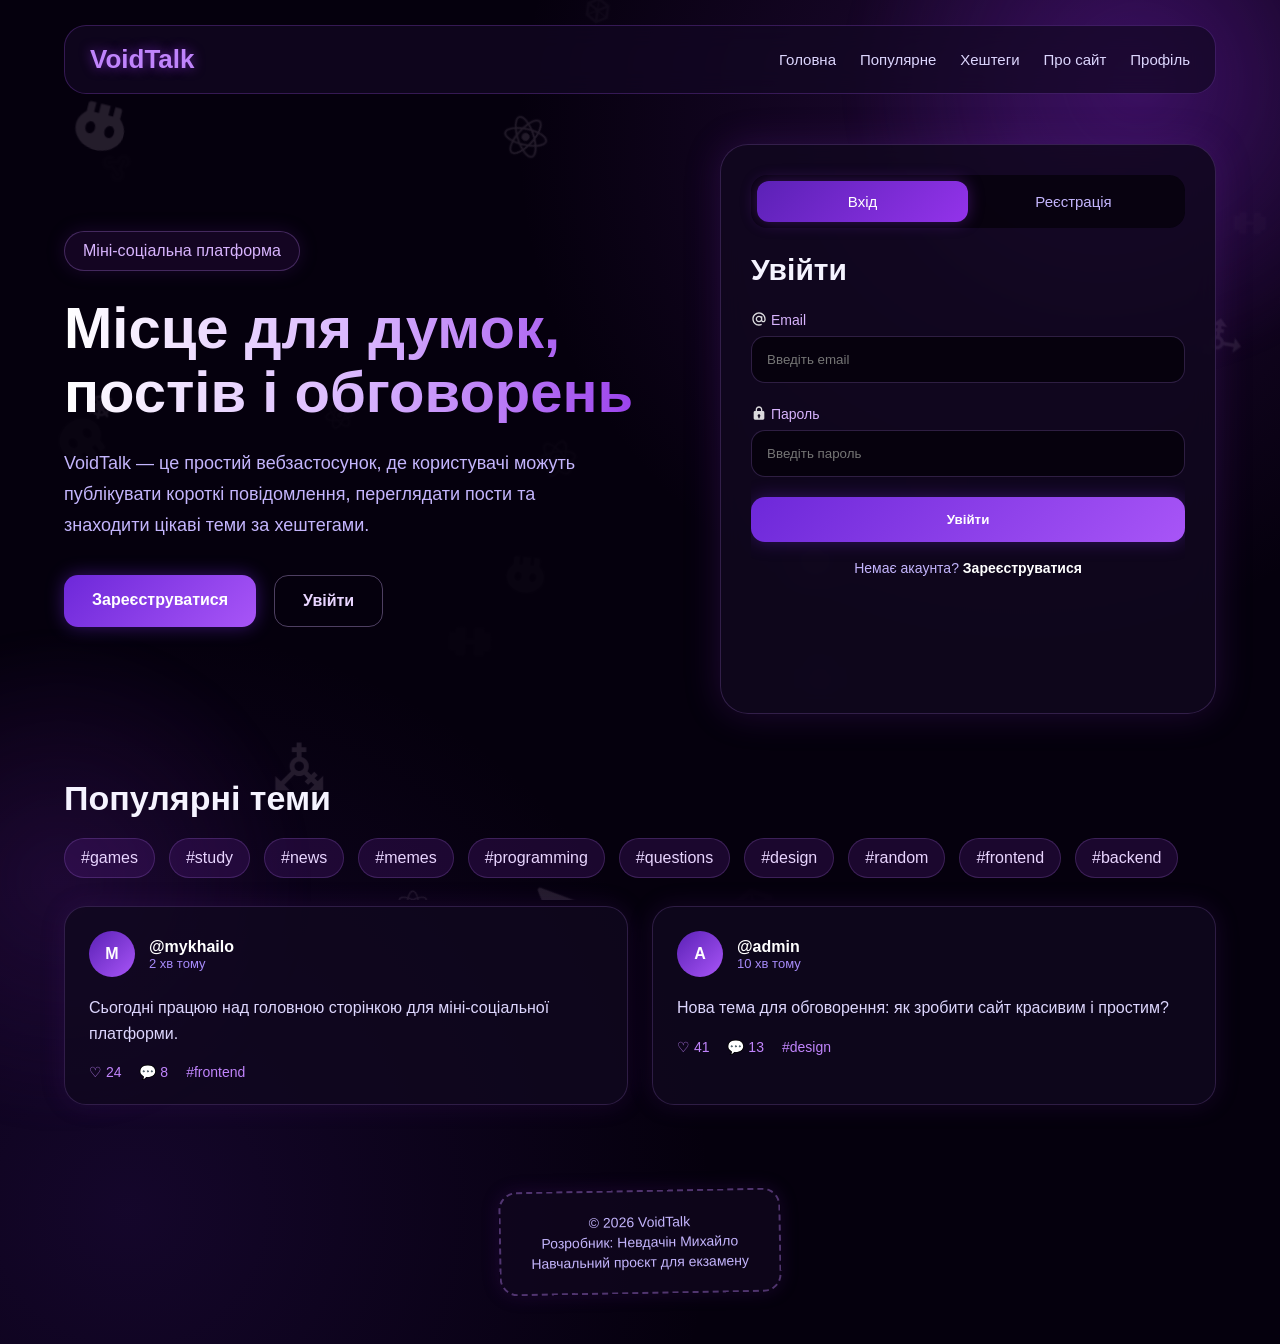
<file: index.html>
<!DOCTYPE html>
<html lang="uk">
<head>
    <meta charset="UTF-8">
    <meta name="viewport" content="width=device-width, initial-scale=1.0">
    <title>VoidTalk</title>
    <link rel="stylesheet" href="style.css">
</head>
<body>

    <div class="background-glow glow-one"></div>
    <div class="background-glow glow-two"></div>

    <div class="floating-icons" id="floatingIcons" aria-hidden="true"></div>

    <header class="header">
        <a href="#" class="logo" id="logo" data-page="index.html">VoidTalk</a>

        <nav class="nav">
            <a href="#" data-page="index.html">Головна</a>
            <a href="#" data-page="popular.html">Популярне</a>
            <a href="#" data-page="hashtags.html">Хештеги</a>
            <a href="about.html" data-page="about.html">Про сайт</a>
            <a href="profile.html">Профіль</a>
        </nav>
    </header>

    <main class="main">
        <section class="hero">

            <div class="hero-text">
                <div class="badge">Міні-соціальна платформа</div>

                <h1>
                    Місце для думок,<br>
                    постів і обговорень
                </h1>

                <p>
                    VoidTalk — це простий вебзастосунок, де користувачі можуть
                    публікувати короткі повідомлення, переглядати пости та знаходити
                    цікаві теми за хештегами.
                </p>

                <div class="hero-buttons">
                    <a href="#" class="primary-btn" onclick="showRegister()">Зареєструватися</a>
                    <a href="#" class="secondary-btn" onclick="showLogin()">Увійти</a>
                </div>
            </div>

            <div class="auth-card">
                <div class="tabs">
                    <button id="loginTab" class="tab active" type="button" onclick="showLogin()">
                        Вхід
                    </button>

                    <button id="registerTab" class="tab" type="button" onclick="showRegister()">
                        Реєстрація
                    </button>
                </div>

                <div class="forms-wrapper">

                    <form id="loginForm" class="form active-form" action="/api/login" method="POST">
                        <h2>Увійти</h2>

                        <label for="loginEmail" class="input-label">
                            <img src="icons/at.svg" alt="">
                            Email
                        </label>
                        <input
                            id="loginEmail"
                            name="email"
                            type="email"
                            placeholder="Введіть email"
                            required
                        >

                        <label for="loginPassword" class="input-label">
                            <img src="icons/lock-keyhole.svg" alt="">
                            Пароль
                        </label>
                        <input
                            id="loginPassword"
                            name="password"
                            type="password"
                            placeholder="Введіть пароль"
                            minlength="6"
                            required
                        >

                        <button type="submit" class="form-btn">Увійти</button>

                        <p class="small-text">
                            Немає акаунта?
                            <a href="#" onclick="showRegister()">Зареєструватися</a>
                        </p>
                    </form>

                    <form id="registerForm" class="form" action="/api/register" method="POST">
                        <h2>Реєстрація</h2>

                        <label for="registerUsername" class="input-label">
                            <img src="icons/user.svg" alt="">
                            Ім’я користувача
                        </label>
                        <input
                            id="registerUsername"
                            name="username"
                            type="text"
                            placeholder="Наприклад: Mykhailo"
                            minlength="3"
                            required
                        >

                        <label for="registerEmail" class="input-label">
                            <img src="icons/at.svg" alt="">
                            Email
                        </label>
                        <input
                            id="registerEmail"
                            name="email"
                            type="email"
                            placeholder="Введіть email"
                            required
                        >

                        <label for="registerPassword" class="input-label">
                            <img src="icons/lock-keyhole.svg" alt="">
                            Пароль
                        </label>
                        <input
                            id="registerPassword"
                            name="password"
                            type="password"
                            placeholder="Створіть пароль"
                            minlength="6"
                            required
                        >

                        <button type="submit" class="form-btn">Зареєструватися</button>

                        <p class="small-text">
                            Вже маєте акаунт?
                            <a href="#" onclick="showLogin()">Увійти</a>
                        </p>
                    </form>

                </div>
            </div>

        </section>

        <section class="preview">
            <h2>Популярні теми</h2>

            <div class="hashtags">
                <a href="#" data-tag="games" data-page="tag-games.html">#games</a>
                <a href="#" data-tag="study" data-page="tag-study.html">#study</a>
                <a href="#" data-tag="news" data-page="tag-news.html">#news</a>
                <a href="#" data-tag="memes" data-page="tag-memes.html">#memes</a>
                <a href="#" data-tag="programming" data-page="tag-programming.html">#programming</a>
                <a href="#" data-tag="questions" data-page="tag-questions.html">#questions</a>
                <a href="#" data-tag="design" data-page="tag-design.html">#design</a>
                <a href="#" data-tag="random" data-page="tag-random.html">#random</a>
                <a href="#" data-tag="frontend" data-page="tag-frontend.html">#frontend</a>
                <a href="#" data-tag="backend" data-page="tag-backend.html">#backend</a>
            </div>

            <div class="posts">
                <a href="#" class="post-card" data-page="post-1.html">
                    <div class="post-top">
                        <div class="avatar">M</div>
                        <div>
                            <h3>@mykhailo</h3>
                            <p>2 хв тому</p>
                        </div>
                    </div>

                    <p class="post-text">
                        Сьогодні працюю над головною сторінкою для міні-соціальної платформи.
                    </p>

                    <div class="post-bottom">
                        <span>♡ 24</span>
                        <span>💬 8</span>
                        <span>#frontend</span>
                    </div>
                </a>

                <a href="#" class="post-card" data-page="post-2.html">
                    <div class="post-top">
                        <div class="avatar">A</div>
                        <div>
                            <h3>@admin</h3>
                            <p>10 хв тому</p>
                        </div>
                    </div>

                    <p class="post-text">
                        Нова тема для обговорення: як зробити сайт красивим і простим?
                    </p>

                    <div class="post-bottom">
                        <span>♡ 41</span>
                        <span>💬 13</span>
                        <span>#design</span>
                    </div>
                </a>
            </div>
        </section>
    </main>

    <footer class="footer">
        <div class="stamp">
            <p>© 2026 VoidTalk</p>
            <p>Розробник: Невдачін Михайло</p>
            <p>Навчальний проєкт для екзамену</p>
        </div>
    </footer>

    <audio id="logoSound" src="audio/click-sound.mp3" preload="auto"></audio>
    <script src="script.js"></script>
</body>
</html>
</file>
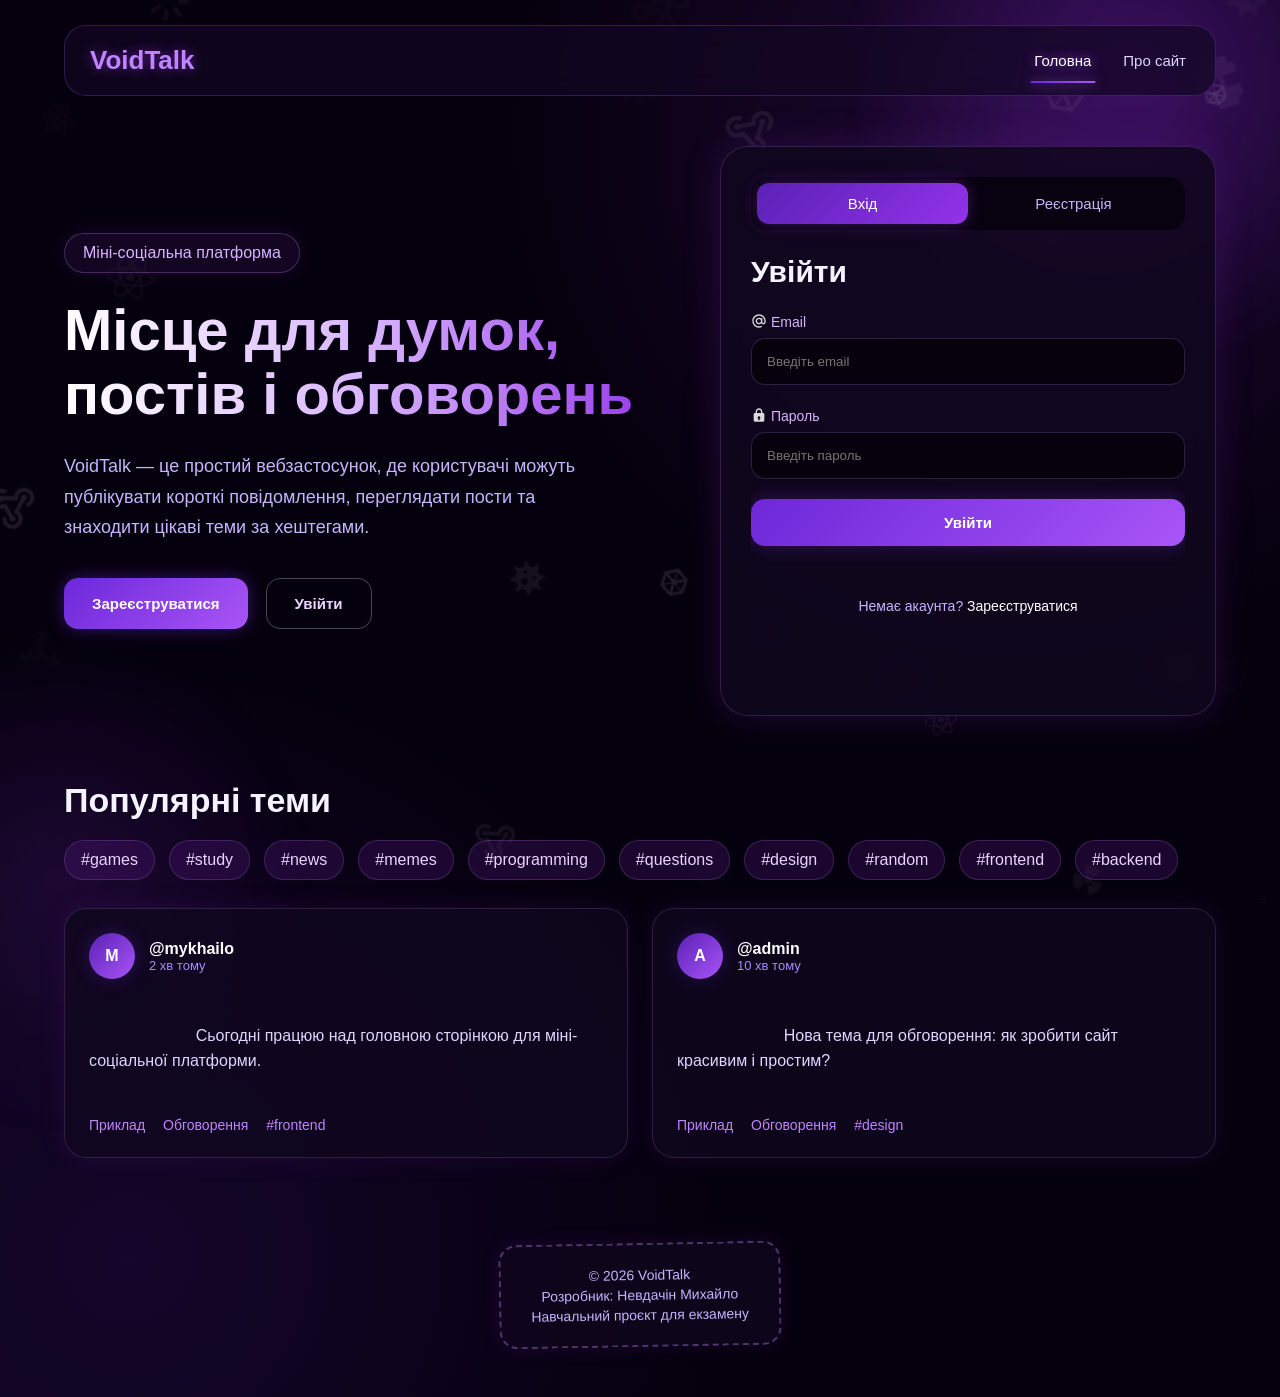
<file: voidtalk_frontend/index.html>
<!DOCTYPE html>
<html lang="uk">
<head>
    <meta charset="UTF-8">
    <meta name="viewport" content="width=device-width, initial-scale=1.0">
    <title>VoidTalk</title>
    <link rel="stylesheet" href="style.css">
</head>
<body>

    <div class="background-glow glow-one"></div>
    <div class="background-glow glow-two"></div>

    <div class="floating-icons" id="floatingIcons" aria-hidden="true"></div>

    <header class="header">
        <a href="index.html" class="logo" id="logo">VoidTalk</a>

        <nav class="nav">
            <a href="index.html" class="active-page">Головна</a>
            <a href="messages.html">Повідомлення</a>
            <a href="my-posts.html">Мої пости</a>
            <a href="about.html">Про сайт</a>
            <a href="profile.html">Профіль</a>
        </nav>  
    </header>

    <main class="main">
        <section class="hero">

            <div class="hero-text">
                <div class="badge">Міні-соціальна платформа</div>

                <h1>
                    Місце для думок,<br>
                    постів і обговорень
                </h1>

                <p>
                    VoidTalk — це простий вебзастосунок, де користувачі можуть
                    публікувати короткі повідомлення, переглядати пости та знаходити
                    цікаві теми за хештегами.
                </p>

                <div class="hero-buttons">
                    <button class="primary-btn" type="button" onclick="showRegister()">Зареєструватися</button>
                    <button class="secondary-btn" type="button" onclick="showLogin()">Увійти</button>
                </div>
            </div>

            <div class="auth-card">
                <div class="tabs">
                    <button id="loginTab" class="tab active" type="button" onclick="showLogin()">
                        Вхід
                    </button>

                    <button id="registerTab" class="tab" type="button" onclick="showRegister()">
                        Реєстрація
                    </button>
                </div>

                <div class="forms-wrapper">

                    <form id="loginForm" class="form active-form" action="http://127.0.0.1:8000/api/v1/users/login" method="POST">
                        <h2>Увійти</h2>

                        <label for="loginEmail" class="input-label">
                            <img src="icons/at.svg" alt="">
                            Email
                        </label>
                        <input
                            id="loginEmail"
                            name="email"
                            type="email"
                            placeholder="Введіть email"
                            required
                        >

                        <label for="loginPassword" class="input-label">
                            <img src="icons/lock-keyhole.svg" alt="">
                            Пароль
                        </label>
                        <input
                            id="loginPassword"
                            name="password"
                            type="password"
                            placeholder="Введіть пароль"
                            minlength="8"
                            required
                        >

                        <button type="submit" class="form-btn">Увійти</button>
                        <p class="form-status" id="loginStatus" aria-live="polite"></p>

                        <p class="small-text">
                            Немає акаунта?
                            <button type="button" class="text-link" onclick="showRegister()">Зареєструватися</button>
                        </p>
                    </form>

                    <form id="registerForm" class="form" action="http://127.0.0.1:8000/api/v1/users/register" method="POST">
                        <h2>Реєстрація</h2>

                        <label for="registerUsername" class="input-label">
                            <img src="icons/user.svg" alt="">
                            Ім’я користувача
                        </label>
                        <input
                            id="registerUsername"
                            name="username"
                            type="text"
                            placeholder="Наприклад: Mykhailo"
                            minlength="3"
                            required
                        >

                        <label for="registerEmail" class="input-label">
                            <img src="icons/at.svg" alt="">
                            Email
                        </label>
                        <input
                            id="registerEmail"
                            name="email"
                            type="email"
                            placeholder="Введіть email"
                            required
                        >

                        <label for="registerPassword" class="input-label">
                            <img src="icons/lock-keyhole.svg" alt="">
                            Пароль
                        </label>
                        <input
                            id="registerPassword"
                            name="password"
                            type="password"
                            placeholder="Створіть пароль"
                            minlength="8"
                            required
                        >

                        <button type="submit" class="form-btn">Зареєструватися</button>
                        <p class="form-status" id="registerStatus" aria-live="polite"></p>

                        <p class="small-text">
                            Вже маєте акаунт?
                            <button type="button" class="text-link" onclick="showLogin()">Увійти</button>
                        </p>
                    </form>

                </div>
            </div>

        </section>

        <section class="preview">
            <h2>Популярні теми</h2>

            <div class="hashtags">
                <a href="messages.html?tag=games" data-tag="games">#games</a>
                <a href="messages.html?tag=study" data-tag="study">#study</a>
                <a href="messages.html?tag=news" data-tag="news">#news</a>
                <a href="messages.html?tag=memes" data-tag="memes">#memes</a>
                <a href="messages.html?tag=programming" data-tag="programming">#programming</a>
                <a href="messages.html?tag=questions" data-tag="questions">#questions</a>
                <a href="messages.html?tag=design" data-tag="design">#design</a>
                <a href="messages.html?tag=random" data-tag="random">#random</a>
                <a href="messages.html?tag=frontend" data-tag="frontend">#frontend</a>
                <a href="messages.html?tag=backend" data-tag="backend">#backend</a>
            </div>

            <div class="posts">
                <a href="messages.html?tag=frontend" class="post-card">
                    <div class="post-top">
                        <div class="avatar">M</div>
                        <div>
                            <h3>@mykhailo</h3>
                            <p>2 хв тому</p>
                        </div>
                    </div>

                    <p class="post-text">
                        Сьогодні працюю над головною сторінкою для міні-соціальної платформи.
                    </p>

                    <div class="post-bottom">
                        <span>Приклад</span>
                        <span>Обговорення</span>
                        <span>#frontend</span>
                    </div>
                </a>

                <a href="messages.html?tag=design" class="post-card">
                    <div class="post-top">
                        <div class="avatar">A</div>
                        <div>
                            <h3>@admin</h3>
                            <p>10 хв тому</p>
                        </div>
                    </div>

                    <p class="post-text">
                        Нова тема для обговорення: як зробити сайт красивим і простим?
                    </p>

                    <div class="post-bottom">
                        <span>Приклад</span>
                        <span>Обговорення</span>
                        <span>#design</span>
                    </div>
                </a>
            </div>
        </section>
    </main>

    <footer class="footer">
        <div class="stamp">
            <p>© 2026 VoidTalk</p>
            <p>Розробник: Невдачін Михайло</p>
            <p>Навчальний проєкт для екзамену</p>
        </div>
    </footer>

    <audio id="logoSound" src="audio/click-sound.mp3" preload="auto"></audio>
    <script src="config.js"></script>
    <script src="api.js"></script>
    <script src="auth-guard.js"></script>
    <script src="script.js"></script>
</body>
</html>
</file>
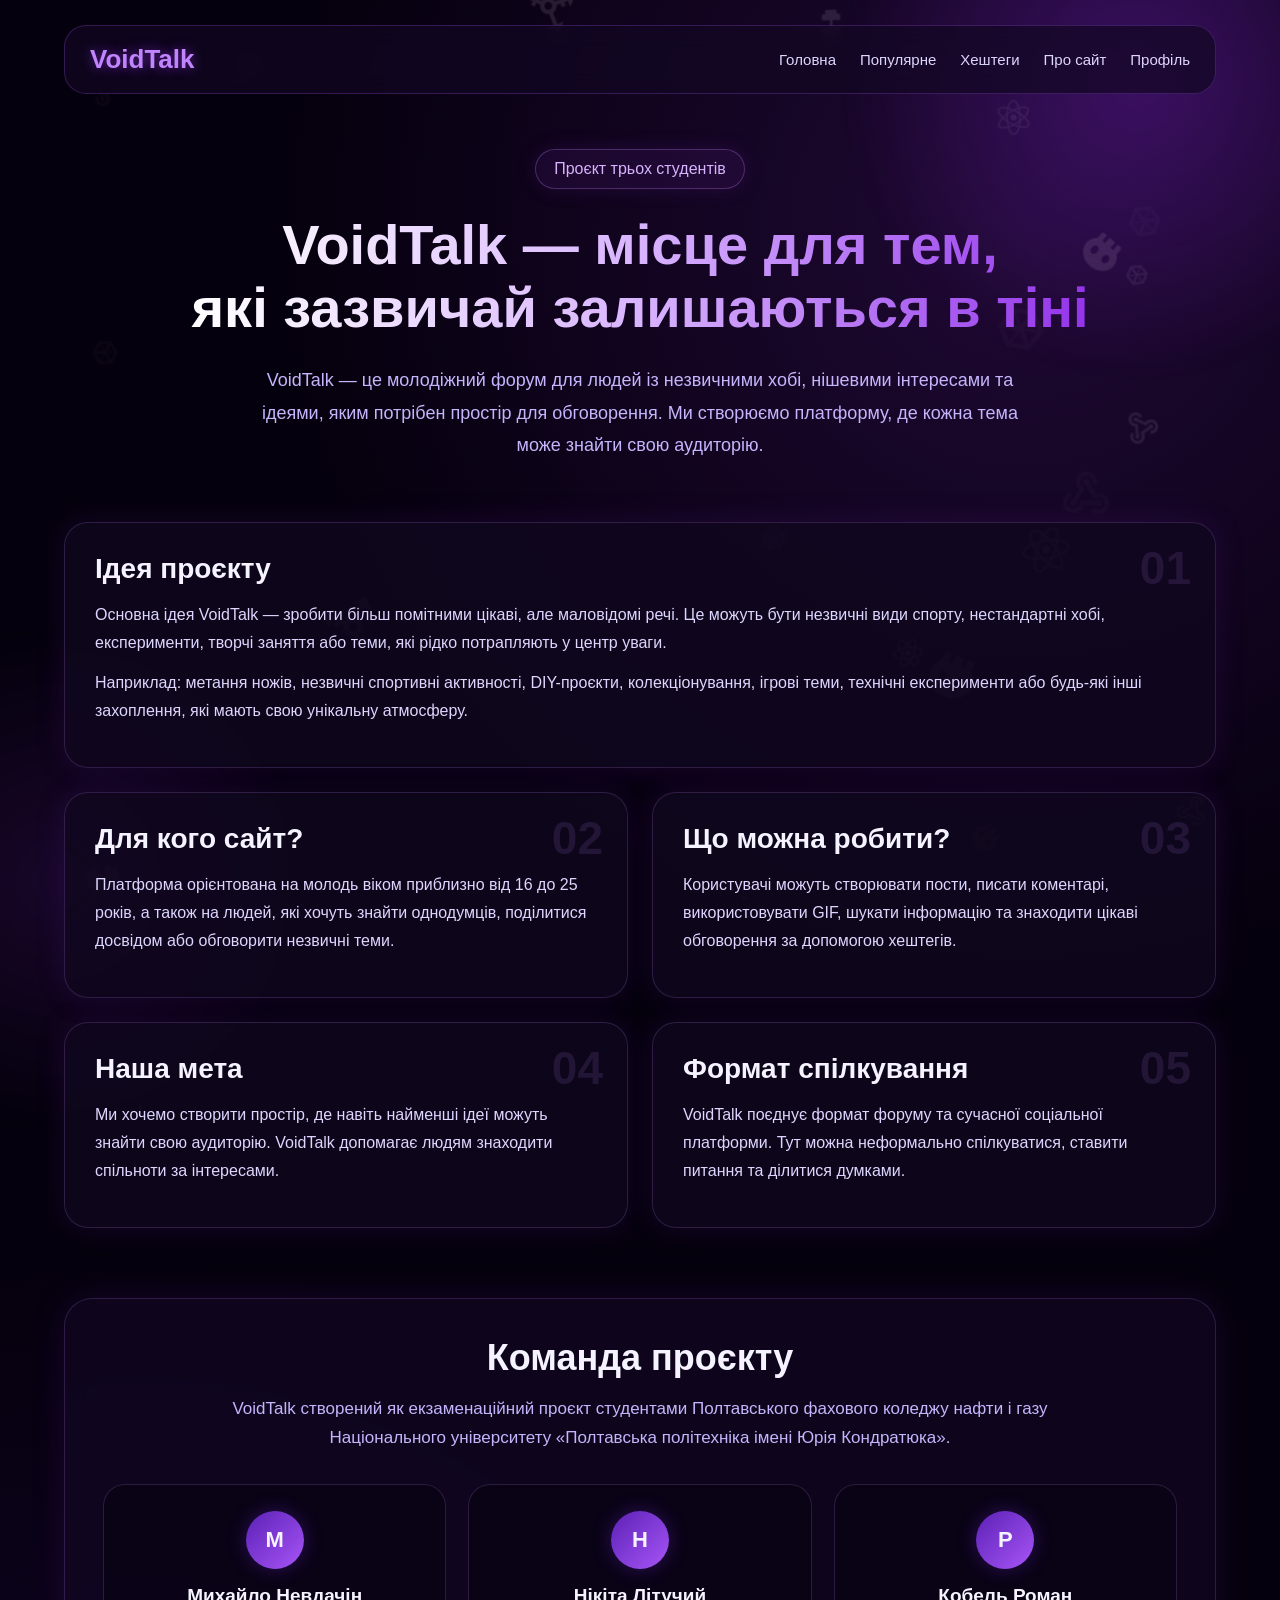
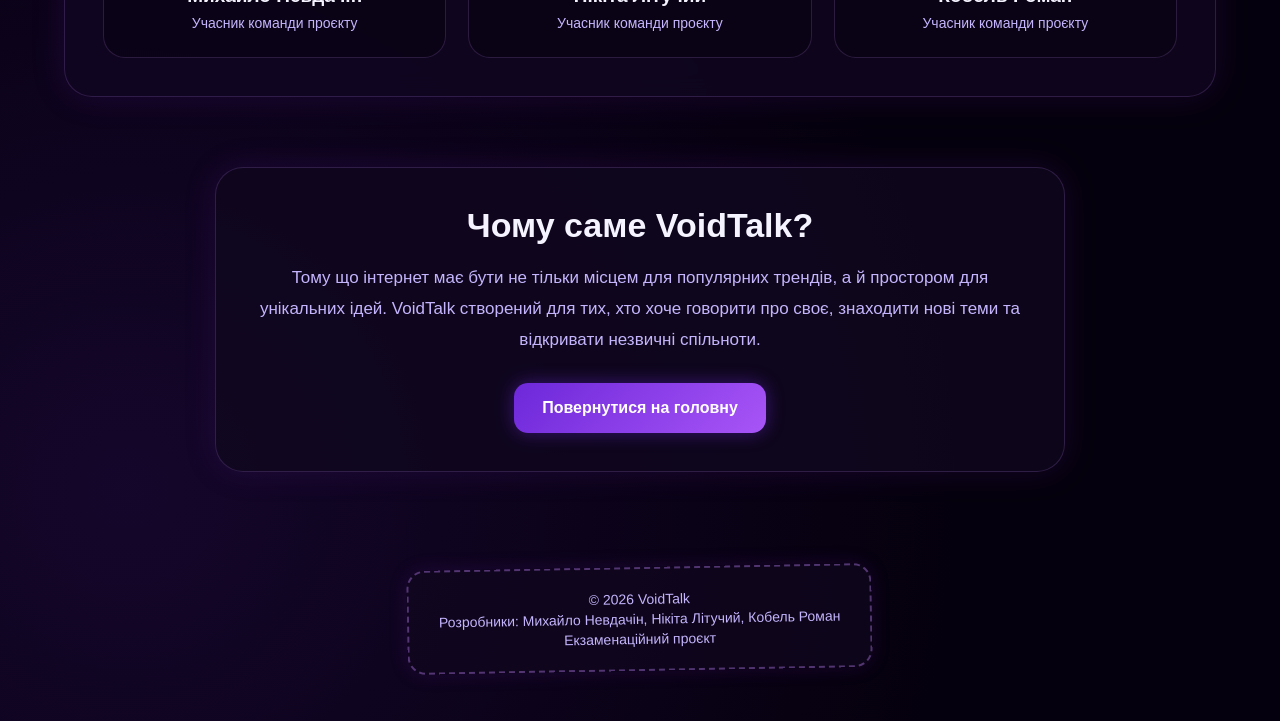
<file: about.html>
<!DOCTYPE html>
<html lang="uk">
<head>
    <meta charset="UTF-8">
    <meta name="viewport" content="width=device-width, initial-scale=1.0">
    <title>Про сайт | VoidTalk</title>
    <link rel="stylesheet" href="style.css">
</head>
<body>

    <div class="background-glow glow-one"></div>
    <div class="background-glow glow-two"></div>

    <div class="floating-icons" id="floatingIcons" aria-hidden="true"></div>

    <header class="header">
        <a href="index.html" class="logo" id="logo">VoidTalk</a>

        <nav class="nav">
            <a href="index.html">Головна</a>
            <a href="#">Популярне</a>
            <a href="#">Хештеги</a>
            <a href="about.html">Про сайт</a>
            <a href="profile.html">Профіль</a>
        </nav>
    </header>

    <main class="main about-main">

        <section class="about-hero">
            <div class="badge">Проєкт трьох студентів</div>

            <h1>
                VoidTalk — місце для тем,<br>
                які зазвичай залишаються в тіні
            </h1>

            <p>
                VoidTalk — це молодіжний форум для людей із незвичними хобі,
                нішевими інтересами та ідеями, яким потрібен простір для обговорення.
                Ми створюємо платформу, де кожна тема може знайти свою аудиторію.
            </p>
        </section>

        <section class="about-grid">

            <div class="about-card big-card">
                <span class="card-number">01</span>
                <h2>Ідея проєкту</h2>
                <p>
                    Основна ідея VoidTalk — зробити більш помітними цікаві, але маловідомі речі.
                    Це можуть бути незвичні види спорту, нестандартні хобі, експерименти,
                    творчі заняття або теми, які рідко потрапляють у центр уваги.
                </p>
                <p>
                    Наприклад: метання ножів, незвичні спортивні активності, DIY-проєкти,
                    колекціонування, ігрові теми, технічні експерименти або будь-які інші
                    захоплення, які мають свою унікальну атмосферу.
                </p>
            </div>

            <div class="about-card">
                <span class="card-number">02</span>
                <h2>Для кого сайт?</h2>
                <p>
                    Платформа орієнтована на молодь віком приблизно від 16 до 25 років,
                    а також на людей, які хочуть знайти однодумців, поділитися досвідом
                    або обговорити незвичні теми.
                </p>
            </div>

            <div class="about-card">
                <span class="card-number">03</span>
                <h2>Що можна робити?</h2>
                <p>
                    Користувачі можуть створювати пости, писати коментарі, використовувати GIF,
                    шукати інформацію та знаходити цікаві обговорення за допомогою хештегів.
                </p>
            </div>

            <div class="about-card">
                <span class="card-number">04</span>
                <h2>Наша мета</h2>
                <p>
                    Ми хочемо створити простір, де навіть найменші ідеї можуть знайти
                    свою аудиторію. VoidTalk допомагає людям знаходити спільноти за інтересами.
                </p>
            </div>

            <div class="about-card">
                <span class="card-number">05</span>
                <h2>Формат спілкування</h2>
                <p>
                    VoidTalk поєднує формат форуму та сучасної соціальної платформи.
                    Тут можна неформально спілкуватися, ставити питання та ділитися думками.
                </p>
            </div>

        </section>

        <section class="team-section">
            <h2>Команда проєкту</h2>

            <p class="team-description">
                VoidTalk створений як екзаменаційний проєкт студентами
                Полтавського фахового коледжу нафти і газу Національного університету
                «Полтавська політехніка імені Юрія Кондратюка».
            </p>

            <div class="team-cards">
                <div class="team-card">
                    <div class="team-avatar">М</div>
                    <h3>Михайло Невдачін</h3>
                    <p>Учасник команди проєкту</p>
                </div>

                <div class="team-card">
                    <div class="team-avatar">Н</div>
                    <h3>Нікіта Літучий</h3>
                    <p>Учасник команди проєкту</p>
                </div>

                <div class="team-card">
                    <div class="team-avatar">Р</div>
                    <h3>Кобель Роман</h3>
                    <p>Учасник команди проєкту</p>
                </div>
            </div>
        </section>

        <section class="about-final">
            <h2>Чому саме VoidTalk?</h2>
            <p>
                Тому що інтернет має бути не тільки місцем для популярних трендів,
                а й простором для унікальних ідей. VoidTalk створений для тих,
                хто хоче говорити про своє, знаходити нові теми та відкривати
                незвичні спільноти.
            </p>

            <a href="index.html" class="primary-btn">Повернутися на головну</a>
        </section>

    </main>

    <footer class="footer">
        <div class="stamp">
            <p>© 2026 VoidTalk</p>
            <p>Розробники: Михайло Невдачін, Нікіта Літучий, Кобель Роман</p>
            <p>Екзаменаційний проєкт</p>
        </div>
    </footer>

    <audio id="logoSound" src="audio/click-sound.mp3" preload="auto"></audio>
    <script src="about.js"></script>
</body>
</html>
</file>
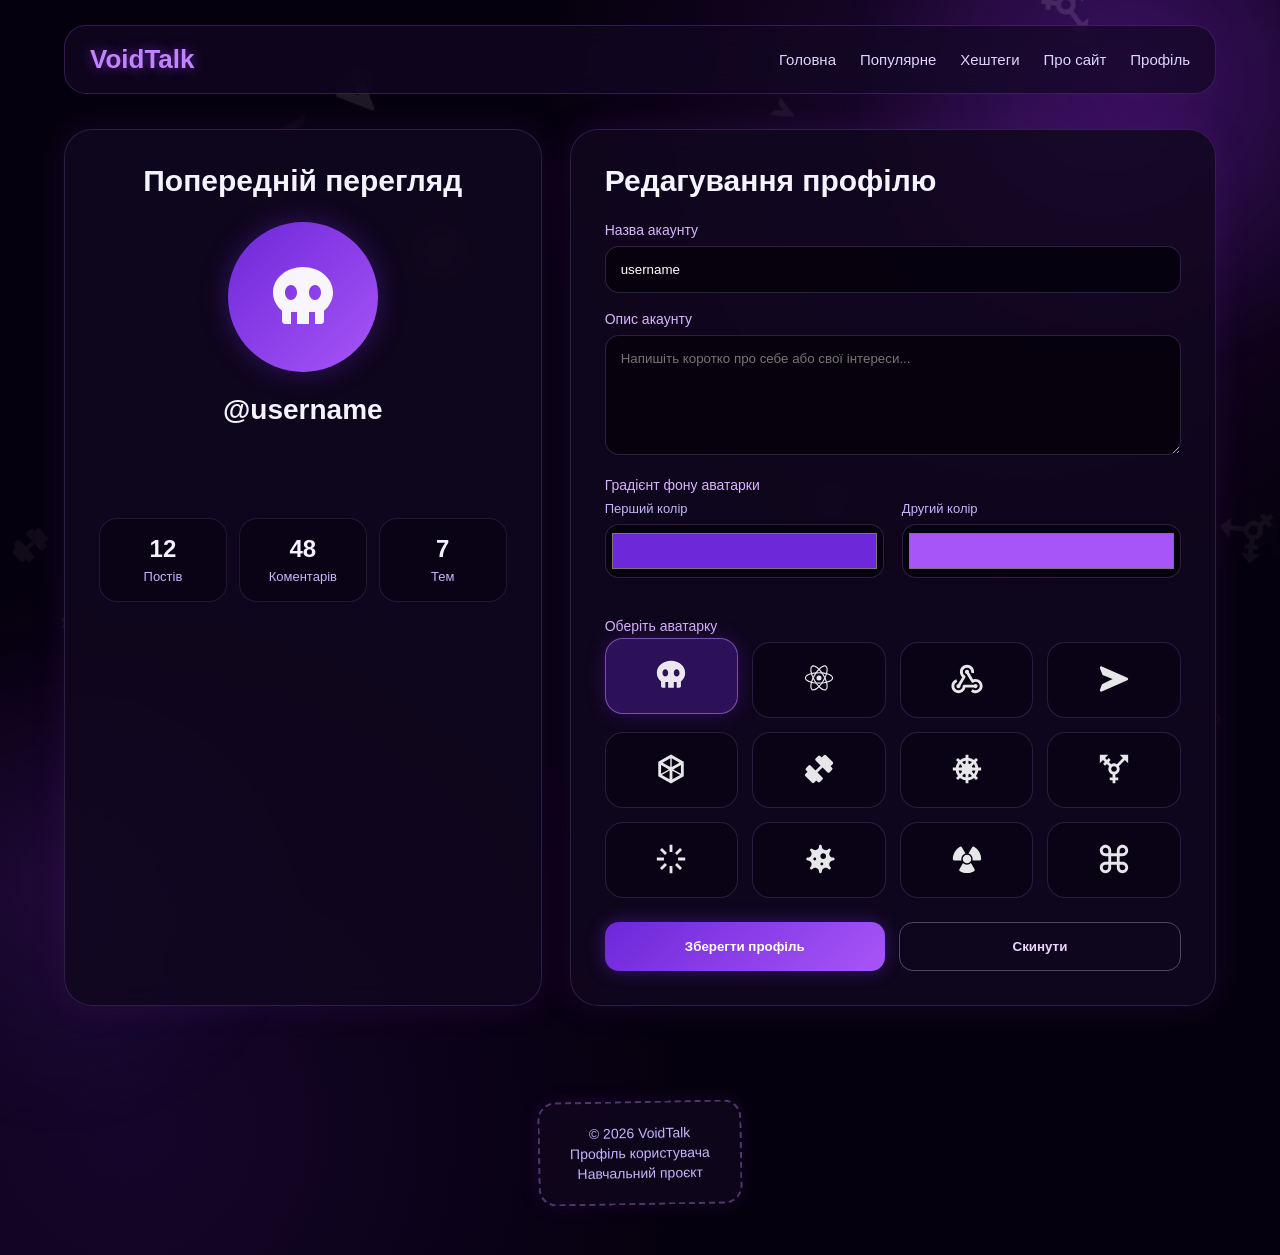
<file: profile.html>
<!DOCTYPE html>
<html lang="uk">
<head>
    <meta charset="UTF-8">
    <meta name="viewport" content="width=device-width, initial-scale=1.0">
    <title>Профіль | VoidTalk</title>

    <link rel="stylesheet" href="style.css">
    <link rel="stylesheet" href="profile.css">
</head>
<body>

    <div class="background-glow glow-one"></div>
    <div class="background-glow glow-two"></div>

    <div class="floating-icons" id="floatingIcons" aria-hidden="true"></div>

    <header class="header">
        <a href="index.html" class="logo" id="logo">VoidTalk</a>

        <nav class="nav">
            <a href="index.html">Головна</a>
            <a href="#">Популярне</a>
            <a href="#">Хештеги</a>
            <a href="about.html">Про сайт</a>
            <a href="profile.html">Профіль</a>
        </nav>
    </header>

    <main class="main profile-main">

        <section class="profile-layout">

            <div class="profile-preview-card">
                <h2>Попередній перегляд</h2>

                <div class="profile-avatar-preview" id="avatarBackground">
                    <img id="profileAvatar" src="icons/skull.svg" alt="Аватар користувача">
                </div>

                <h3 id="profileNamePreview">@username</h3>

                <p id="profileDescriptionPreview">
                    Короткий опис акаунту буде відображатися тут.
                </p>

                <div class="profile-stats">
                    <div>
                        <strong>12</strong>
                        <span>Постів</span>
                    </div>

                    <div>
                        <strong>48</strong>
                        <span>Коментарів</span>
                    </div>

                    <div>
                        <strong>7</strong>
                        <span>Тем</span>
                    </div>
                </div>
            </div>

            <div class="profile-settings-card">
                <h2>Редагування профілю</h2>

                <form id="profileForm" class="profile-form" action="/api/profile" method="POST">

                    <label for="accountName">Назва акаунту</label>
                    <input
                        id="accountName"
                        name="accountName"
                        type="text"
                        placeholder="Наприклад: Mykhailo"
                        maxlength="24"
                        required
                    >

                    <label for="accountDescription">Опис акаунту</label>
                    <textarea
                        id="accountDescription"
                        name="accountDescription"
                        placeholder="Напишіть коротко про себе або свої інтереси..."
                        maxlength="180"
                    ></textarea>

                    <label>Градієнт фону аватарки</label>

                    <div class="gradient-color-row">
                        <div>
                            <span>Перший колір</span>
                            <input
                                id="avatarColorStart"
                                name="avatarColorStart"
                                type="color"
                                value="#6d28d9"
                            >
                        </div>

                        <div>
                            <span>Другий колір</span>
                            <input
                                id="avatarColorEnd"
                                name="avatarColorEnd"
                                type="color"
                                value="#a855f7"
                            >
                        </div>
                    </div>

                    <input
                        id="avatarInput"
                        name="avatar"
                        type="hidden"
                        value="icons/skull.svg"
                    >

                    <label>Оберіть аватарку</label>

                    <div class="avatar-list" id="avatarList">
                        <button type="button" class="avatar-option active" data-avatar="icons/skull.svg">
                            <img src="icons/skull.svg" alt="">
                        </button>

                        <button type="button" class="avatar-option" data-avatar="icons/react.svg">
                            <img src="icons/react.svg" alt="">
                        </button>

                        <button type="button" class="avatar-option" data-avatar="icons/webhook.svg">
                            <img src="icons/webhook.svg" alt="">
                        </button>

                        <button type="button" class="avatar-option" data-avatar="icons/send-alt.svg">
                            <img src="icons/send-alt.svg" alt="">
                        </button>

                        <button type="button" class="avatar-option" data-avatar="icons/cube-inside.svg">
                            <img src="icons/cube-inside.svg" alt="">
                        </button>

                        <button type="button" class="avatar-option" data-avatar="icons/dumbbell-alt.svg">
                            <img src="icons/dumbbell-alt.svg" alt="">
                        </button>

                        <button type="button" class="avatar-option" data-avatar="icons/buddhism.svg">
                            <img src="icons/buddhism.svg" alt="">
                        </button>

                        <button type="button" class="avatar-option" data-avatar="icons/transgender.svg">
                            <img src="icons/transgender.svg" alt="">
                        </button>

                        <button type="button" class="avatar-option" data-avatar="icons/loader-lines.svg">
                            <img src="icons/loader-lines.svg" alt="">
                        </button>
                        
                        <button type="button" class="avatar-option" data-avatar="icons/virus.svg">
                            <img src="icons/virus.svg" alt="">
                        </button>

                        <button type="button" class="avatar-option" data-avatar="icons/radiation.svg">
                            <img src="icons/radiation.svg" alt="">
                        </button>

                        <button type="button" class="avatar-option" data-avatar="icons/command.svg">
                            <img src="icons/command.svg" alt="">
                        </button>
                    </div>

                    <div class="profile-buttons">
                        <button type="submit" class="primary-btn">Зберегти профіль</button>
                        <button type="button" class="secondary-btn" id="resetProfile">Скинути</button>
                    </div>

                </form>
            </div>

        </section>

    </main>

    <footer class="footer">
        <div class="stamp">
            <p>© 2026 VoidTalk</p>
            <p>Профіль користувача</p>
            <p>Навчальний проєкт</p>
        </div>
    </footer>

    <audio id="logoSound" src="audio/click-sound.mp3" preload="auto"></audio>
    <script src="profile.js"></script>
</body>
</html>
</file>
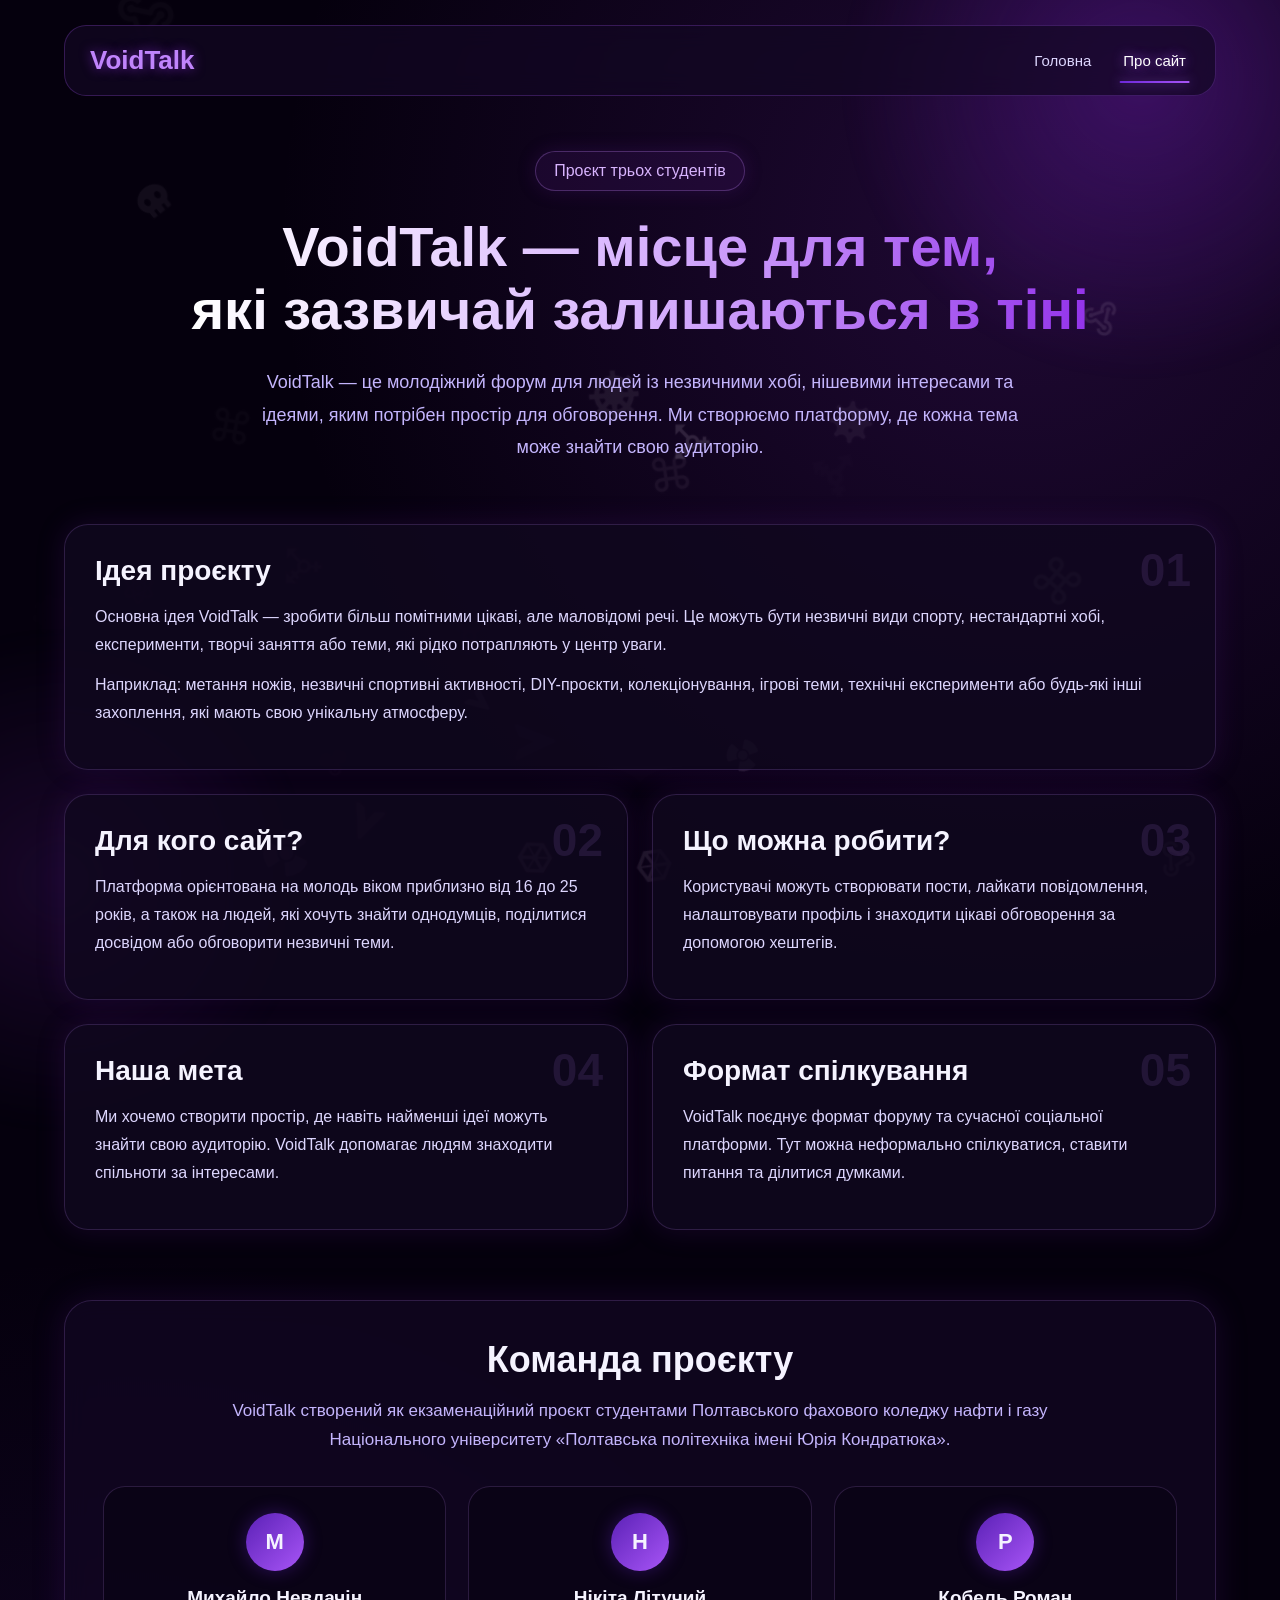
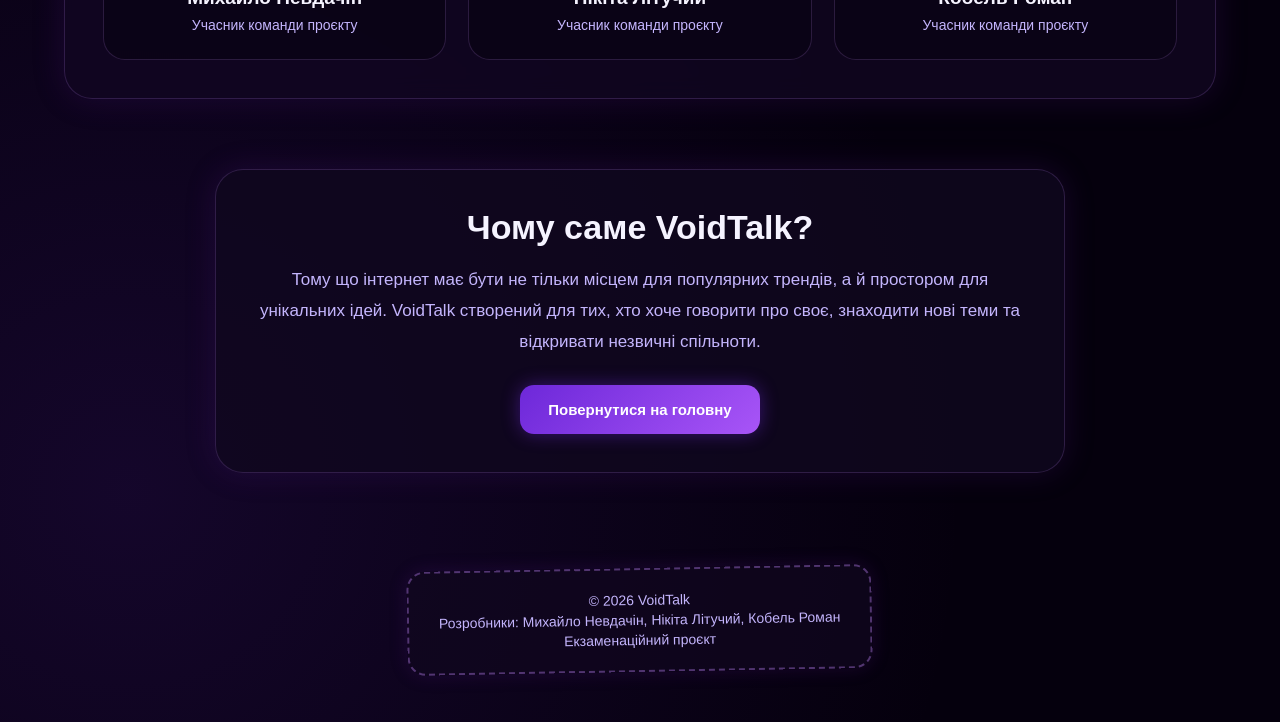
<file: voidtalk_frontend/about.html>
<!DOCTYPE html>
<html lang="uk">
<head>
    <meta charset="UTF-8">
    <meta name="viewport" content="width=device-width, initial-scale=1.0">
    <title>Про сайт | VoidTalk</title>
    <link rel="stylesheet" href="style.css">
</head>
<body>

    <div class="background-glow glow-one"></div>
    <div class="background-glow glow-two"></div>

    <div class="floating-icons" id="floatingIcons" aria-hidden="true"></div>

    <header class="header">
        <a href="index.html" class="logo" id="logo">VoidTalk</a>

        <nav class="nav">
            <a href="index.html" data-guest-only="true">Головна</a>
            <a href="messages.html">Повідомлення</a>
            <a href="my-posts.html">Мої пости</a>
            <a href="about.html" class="active-page">Про сайт</a>
            <a href="profile.html">Профіль</a>
        </nav>
    </header>

    <main class="main about-main">

        <section class="about-hero">
            <div class="badge">Проєкт трьох студентів</div>

            <h1>
                VoidTalk — місце для тем,<br>
                які зазвичай залишаються в тіні
            </h1>

            <p>
                VoidTalk — це молодіжний форум для людей із незвичними хобі,
                нішевими інтересами та ідеями, яким потрібен простір для обговорення.
                Ми створюємо платформу, де кожна тема може знайти свою аудиторію.
            </p>
        </section>

        <section class="about-grid">

            <div class="about-card big-card">
                <span class="card-number">01</span>
                <h2>Ідея проєкту</h2>
                <p>
                    Основна ідея VoidTalk — зробити більш помітними цікаві, але маловідомі речі.
                    Це можуть бути незвичні види спорту, нестандартні хобі, експерименти,
                    творчі заняття або теми, які рідко потрапляють у центр уваги.
                </p>
                <p>
                    Наприклад: метання ножів, незвичні спортивні активності, DIY-проєкти,
                    колекціонування, ігрові теми, технічні експерименти або будь-які інші
                    захоплення, які мають свою унікальну атмосферу.
                </p>
            </div>

            <div class="about-card">
                <span class="card-number">02</span>
                <h2>Для кого сайт?</h2>
                <p>
                    Платформа орієнтована на молодь віком приблизно від 16 до 25 років,
                    а також на людей, які хочуть знайти однодумців, поділитися досвідом
                    або обговорити незвичні теми.
                </p>
            </div>

            <div class="about-card">
                <span class="card-number">03</span>
                <h2>Що можна робити?</h2>
                <p>
                    Користувачі можуть створювати пости, лайкати повідомлення,
                    налаштовувати профіль і знаходити цікаві обговорення за допомогою хештегів.
                </p>
            </div>

            <div class="about-card">
                <span class="card-number">04</span>
                <h2>Наша мета</h2>
                <p>
                    Ми хочемо створити простір, де навіть найменші ідеї можуть знайти
                    свою аудиторію. VoidTalk допомагає людям знаходити спільноти за інтересами.
                </p>
            </div>

            <div class="about-card">
                <span class="card-number">05</span>
                <h2>Формат спілкування</h2>
                <p>
                    VoidTalk поєднує формат форуму та сучасної соціальної платформи.
                    Тут можна неформально спілкуватися, ставити питання та ділитися думками.
                </p>
            </div>

        </section>

        <section class="team-section">
            <h2>Команда проєкту</h2>

            <p class="team-description">
                VoidTalk створений як екзаменаційний проєкт студентами
                Полтавського фахового коледжу нафти і газу Національного університету
                «Полтавська політехніка імені Юрія Кондратюка».
            </p>

            <div class="team-cards">
                <div class="team-card">
                    <div class="team-avatar">М</div>
                    <h3>Михайло Невдачін</h3>
                    <p>Учасник команди проєкту</p>
                </div>

                <div class="team-card">
                    <div class="team-avatar">Н</div>
                    <h3>Нікіта Літучий</h3>
                    <p>Учасник команди проєкту</p>
                </div>

                <div class="team-card">
                    <div class="team-avatar">Р</div>
                    <h3>Кобель Роман</h3>
                    <p>Учасник команди проєкту</p>
                </div>
            </div>
        </section>

        <section class="about-final">
            <h2>Чому саме VoidTalk?</h2>
            <p>
                Тому що інтернет має бути не тільки місцем для популярних трендів,
                а й простором для унікальних ідей. VoidTalk створений для тих,
                хто хоче говорити про своє, знаходити нові теми та відкривати
                незвичні спільноти.
            </p>

            <a href="index.html" class="primary-btn">Повернутися на головну</a>
        </section>

    </main>

    <footer class="footer">
        <div class="stamp">
            <p>© 2026 VoidTalk</p>
            <p>Розробники: Михайло Невдачін, Нікіта Літучий, Кобель Роман</p>
            <p>Екзаменаційний проєкт</p>
        </div>
    </footer>

    <audio id="logoSound" src="audio/click-sound.mp3" preload="auto"></audio>
    <script src="config.js"></script>
    <script src="api.js"></script>
    <script src="auth-guard.js"></script>
    <script src="about.js"></script>
</body>
</html>
</file>
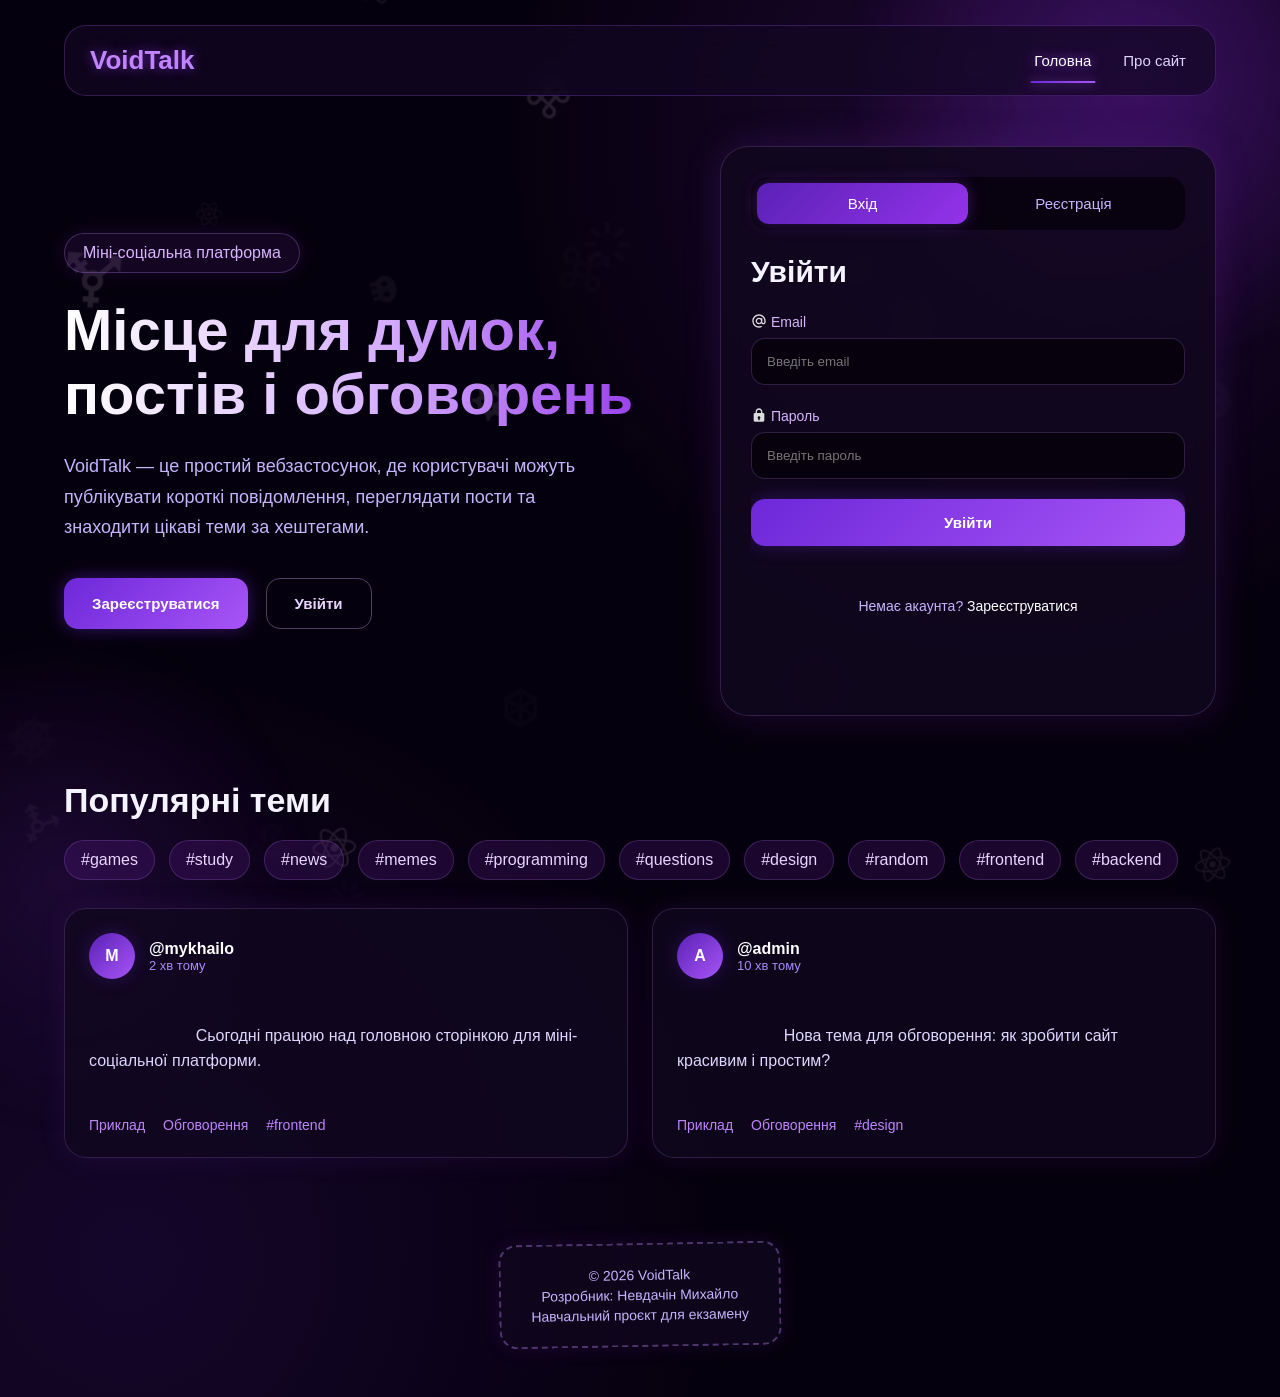
<file: voidtalk_frontend/messages.html>
<!DOCTYPE html>
<html lang="uk">
<head>
    <meta charset="UTF-8">
    <meta name="viewport" content="width=device-width, initial-scale=1.0">
    <title>Повідомлення | VoidTalk</title>

    <link rel="stylesheet" href="style.css">
</head>
<body>

    <div class="background-glow glow-one"></div>
    <div class="background-glow glow-two"></div>

    <div class="floating-icons" id="floatingIcons" aria-hidden="true"></div>

    <div class="top-interface">
        <a href="index.html" class="logout-button" id="logoutButton" data-auth-action="logout">Вийти</a>

        <header class="header">
            <a href="index.html" class="logo" id="logo">VoidTalk</a>

            <nav class="nav">
                <a href="messages.html" class="active-page">Повідомлення</a>
                <a href="my-posts.html">Мої пости</a>
                <a href="about.html">Про сайт</a>
                <a href="profile.html">Профіль</a>
            </nav>
        </header>

        <aside class="mini-profile-bar">
            <div class="mini-profile-avatar" id="miniProfileAvatar">
                <img id="miniProfileAvatarImg" src="icons/skull.svg" alt="Аватар користувача">
            </div>

            <div class="mini-profile-info">
                <strong id="miniProfileName">@username</strong>
                <span>активний акаунт</span>
            </div>

            <div class="mini-profile-stats">
                <div>
                    <strong id="miniPostsCount">0</strong>
                    <span>Постів</span>
                </div>

                <div>
                    <strong id="miniLikesCount">0</strong>
                    <span>Лайків</span>
                </div>

                <div>
                    <strong id="miniTopicsCount">0</strong>
                    <span>Тем</span>
                </div>
            </div>
        </aside>
    </div>

    <main class="main messages-main">

        <section class="message-create-card">
            <h2>Створити повідомлення</h2>

            <form id="messageForm" class="message-form">
                <textarea
                    id="messageInput"
                    minlength="3"
                    maxlength="1000"
                    placeholder="Поділіться думкою, питанням або темою з #хештегом"
                    required
                ></textarea>

                <div class="message-form-bottom">
                    <span id="messageCounter">0 / 1000</span>
                    <button id="publishMessageButton" type="submit" class="primary-btn">Опублікувати</button>
                </div>

                <p class="form-status" id="messageStatus" aria-live="polite"></p>
            </form>
        </section>

        <section class="messages-toolbar">
            <div>
                <div class="badge">Стрічка повідомлень</div>
                <h2 id="messagesTitle">Усі повідомлення</h2>
                <p class="toolbar-description" id="messagesDescription">
                    Останні пости всіх користувачів.
                </p>
            </div>

            <div class="feed-tabs" role="tablist" aria-label="Режим стрічки">
                <button
                    class="feed-tab active-feed-tab"
                    id="feedTab"
                    type="button"
                    data-mode="feed"
                    role="tab"
                    aria-selected="true"
                >
                    Фід
                </button>

                <button
                    class="feed-tab"
                    id="recommendationsTab"
                    type="button"
                    data-mode="recommendations"
                    role="tab"
                    aria-selected="false"
                >
                    Рекомендації
                </button>
            </div>

            <div class="message-search-box">
                <input
                    id="messageSearch"
                    type="text"
                    placeholder="Пошук за текстом або тегом..."
                >
            </div>

            <div class="message-filters">
                <button class="secondary-btn filter-btn active-filter" type="button" data-filter="all">
                    Усі
                </button>

                <button class="secondary-btn filter-btn" type="button" data-filter="frontend">
                    #frontend
                </button>

                <button class="secondary-btn filter-btn" type="button" data-filter="backend">
                    #backend
                </button>

                <button class="secondary-btn filter-btn" type="button" data-filter="random">
                    #random
                </button>
            </div>
        </section>

        <section class="messages-scroll" id="messagesScroll">
            <div class="posts messages-list" id="messagesList"></div>
        </section>

    </main>
<div class="profile-modal" id="profileModal">
    <div class="profile-modal-backdrop" id="profileModalBackdrop"></div>

    <div class="profile-modal-card">
        <button class="profile-modal-close" id="profileModalClose" type="button">×</button>

        <div class="profile-modal-avatar" id="profileModalAvatar">
            <img id="profileModalAvatarImg" src="icons/skull.svg" alt="Аватар профілю">
        </div>

        <h2 id="profileModalName">@username</h2>

        <p id="profileModalDescription">
            Опис акаунту відсутній.
        </p>

        <div class="profile-modal-stats">
            <div>
                <strong id="profileModalPostsCount">0</strong>
                <span>Постів</span>
            </div>

            <div>
                <strong id="profileModalLikesCount">0</strong>
                <span>Лайків</span>
            </div>

            <div>
                <strong id="profileModalTopicsCount">0</strong>
                <span>Тем</span>
            </div>
        </div>
    </div>
</div>
    <footer class="footer">
        <div class="stamp">
            <p>VoidTalk</p>
            <p>Міні-соціальна платформа</p>
        </div>
    </footer>

    <audio id="logoSound" src="audio/click-sound.mp3" preload="auto"></audio>

    <script src="config.js"></script>
    <script src="api.js"></script>
    <script src="auth-guard.js"></script>
    <script src="messages.js"></script>
</body>
</html>
</file>
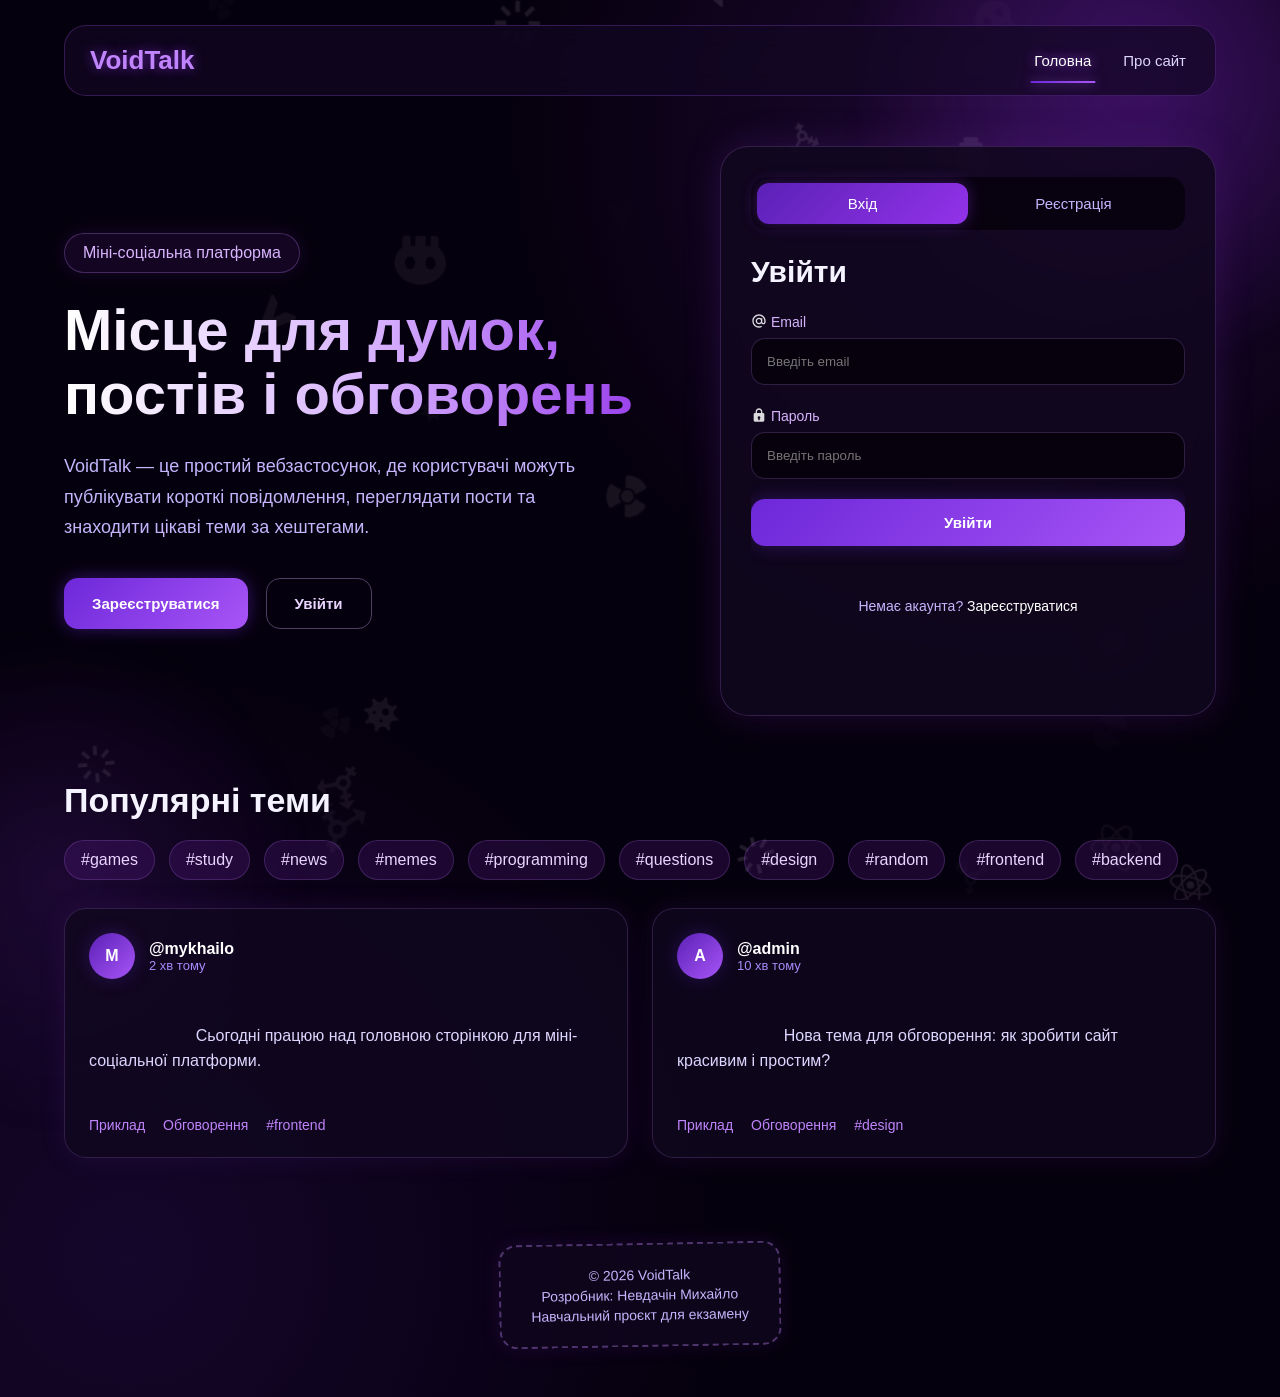
<file: voidtalk_frontend/my-posts.html>
<!DOCTYPE html>
<html lang="uk">
<head>
    <meta charset="UTF-8">
    <meta name="viewport" content="width=device-width, initial-scale=1.0">
    <title>Мої пости | VoidTalk</title>
    <link rel="stylesheet" href="style.css">
</head>
<body>

    <div class="background-glow glow-one"></div>
    <div class="background-glow glow-two"></div>
    <div class="floating-icons" id="floatingIcons" aria-hidden="true"></div>

    <header class="header">
        <a href="index.html" class="logo" id="logo">VoidTalk</a>

        <nav class="nav">
            <a href="messages.html">Повідомлення</a>
            <a href="my-posts.html" class="active-page">Мої пости</a>
            <a href="about.html">Про сайт</a>
            <a href="profile.html">Профіль</a>
        </nav>
    </header>

    <main class="main my-posts-main">
        <section class="my-posts-hero">
            <div>
                <div class="badge">Керування контентом</div>
                <h1>Мої пости</h1>
                <p id="myPostsSummary">Завантажуємо ваші публікації...</p>
            </div>

            <a href="messages.html" class="primary-btn">До стрічки</a>
        </section>

        <p class="form-status" id="myPostsStatus" aria-live="polite"></p>

        <section class="posts my-posts-list" id="myPostsList"></section>
    </main>

    <footer class="footer">
        <div class="stamp">
            <p>VoidTalk</p>
            <p>Ваші пости та керування ними</p>
        </div>
    </footer>

    <audio id="logoSound" src="audio/click-sound.mp3" preload="auto"></audio>
    <script src="config.js"></script>
    <script src="api.js"></script>
    <script src="auth-guard.js"></script>
    <script src="my-posts.js"></script>
</body>
</html>
</file>
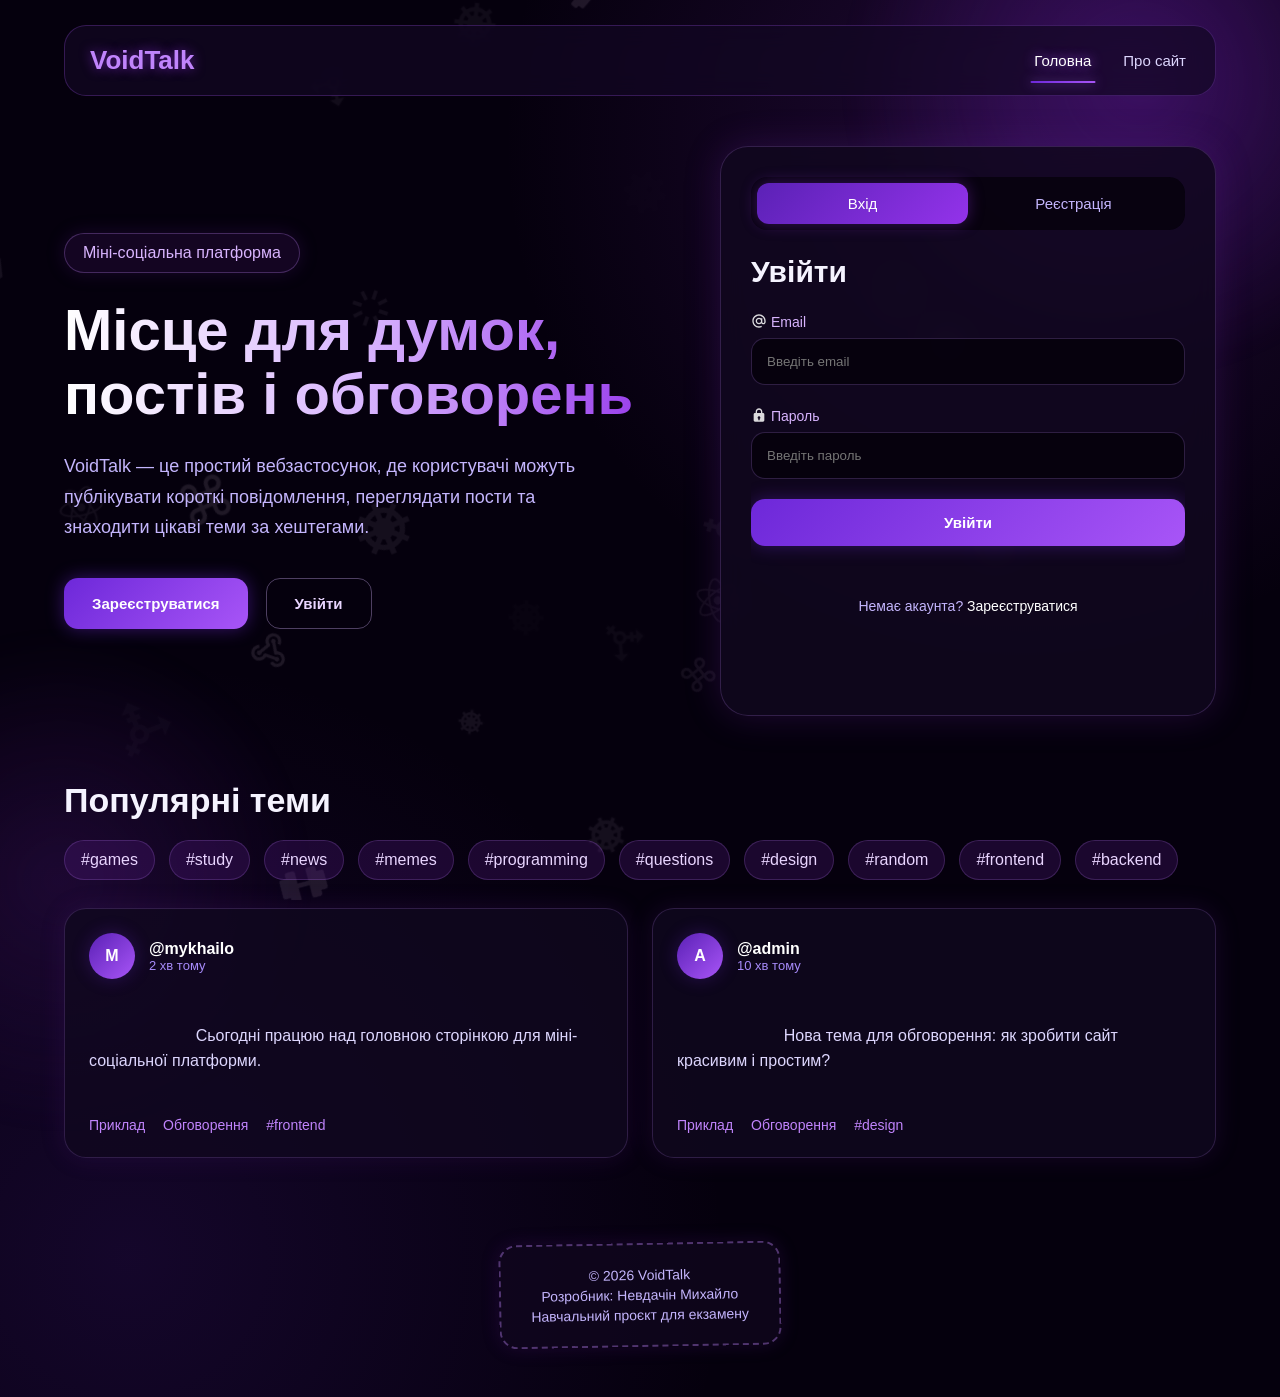
<file: voidtalk_frontend/profile.html>
<!DOCTYPE html>
<html lang="uk">
<head>
    <meta charset="UTF-8">
    <meta name="viewport" content="width=device-width, initial-scale=1.0">
    <title>Профіль | VoidTalk</title>

    <link rel="stylesheet" href="style.css">
    <link rel="stylesheet" href="profile.css">
</head>
<body>

    <div class="background-glow glow-one"></div>
    <div class="background-glow glow-two"></div>

    <div class="floating-icons" id="floatingIcons" aria-hidden="true"></div>

    <header class="header">
        <a href="index.html" class="logo" id="logo">VoidTalk</a>

        <nav class="nav">
            <a href="messages.html">Повідомлення</a>
            <a href="my-posts.html">Мої пости</a>
            <a href="about.html">Про сайт</a>
            <a href="profile.html" class="active-page">Профіль</a>
        </nav>
    </header>

    <main class="main profile-main">

        <section class="profile-layout">

            <div class="profile-preview-card">
                <h2>Попередній перегляд</h2>

                <div class="profile-avatar-preview" id="avatarBackground">
                    <img id="profileAvatar" src="icons/skull.svg" alt="Аватар користувача">
                </div>

                <h3 id="profileNamePreview">@username</h3>

                <p id="profileDescriptionPreview">
                    Короткий опис акаунту буде відображатися тут.
                </p>

                <div class="profile-stats">
                    <div>
                        <strong id="profilePostsCount">0</strong>
                        <span>Постів</span>
                    </div>

                    <div>
                        <strong id="profileLikesCount">0</strong>
                        <span>Лайків</span>
                    </div>

                    <div>
                        <strong id="profileTopicsCount">0</strong>
                        <span>Тем</span>
                    </div>
                </div>
            </div>

            <div class="profile-settings-card">
                <h2>Редагування профілю</h2>

                <form id="profileForm" class="profile-form" action="http://127.0.0.1:8000/api/v1/users/me" method="GET">

                    <label for="accountName">Назва акаунту</label>
                    <input
                        id="accountName"
                        name="accountName"
                        type="text"
                        placeholder="Наприклад: Mykhailo"
                        maxlength="24"
                        aria-describedby="accountNameHint"
                        required
                    >
                    <p class="field-hint" id="accountNameHint">Нікнейм береться з акаунта та не редагується тут.</p>

                    <label for="accountDescription">Опис акаунту</label>
                    <textarea
                        id="accountDescription"
                        name="accountDescription"
                        placeholder="Напишіть коротко про себе або свої інтереси..."
                        maxlength="500"
                    ></textarea>

                    <label>Градієнт фону аватарки</label>

                    <div class="gradient-color-row">
                        <div>
                            <span>Перший колір</span>
                            <input
                                id="avatarColorStart"
                                name="avatarColorStart"
                                type="color"
                                value="#6d28d9"
                            >
                        </div>

                        <div>
                            <span>Другий колір</span>
                            <input
                                id="avatarColorEnd"
                                name="avatarColorEnd"
                                type="color"
                                value="#a855f7"
                            >
                        </div>
                    </div>

                    <input
                        id="avatarInput"
                        name="avatar"
                        type="hidden"
                        value="icons/skull.svg"
                    >

                    <label>Оберіть аватарку</label>

                    <div class="avatar-list" id="avatarList">
                        <button type="button" class="avatar-option active" data-avatar="icons/skull.svg">
                            <img src="icons/skull.svg" alt="">
                        </button>

                        <button type="button" class="avatar-option" data-avatar="icons/react.svg">
                            <img src="icons/react.svg" alt="">
                        </button>

                        <button type="button" class="avatar-option" data-avatar="icons/webhook.svg">
                            <img src="icons/webhook.svg" alt="">
                        </button>

                        <button type="button" class="avatar-option" data-avatar="icons/send-alt.svg">
                            <img src="icons/send-alt.svg" alt="">
                        </button>

                        <button type="button" class="avatar-option" data-avatar="icons/cube-inside.svg">
                            <img src="icons/cube-inside.svg" alt="">
                        </button>

                        <button type="button" class="avatar-option" data-avatar="icons/dumbbell-alt.svg">
                            <img src="icons/dumbbell-alt.svg" alt="">
                        </button>

                        <button type="button" class="avatar-option" data-avatar="icons/buddhism.svg">
                            <img src="icons/buddhism.svg" alt="">
                        </button>

                        <button type="button" class="avatar-option" data-avatar="icons/transgender.svg">
                            <img src="icons/transgender.svg" alt="">
                        </button>

                        <button type="button" class="avatar-option" data-avatar="icons/loader-lines.svg">
                            <img src="icons/loader-lines.svg" alt="">
                        </button>
                        
                        <button type="button" class="avatar-option" data-avatar="icons/virus.svg">
                            <img src="icons/virus.svg" alt="">
                        </button>

                        <button type="button" class="avatar-option" data-avatar="icons/radiation.svg">
                            <img src="icons/radiation.svg" alt="">
                        </button>

                        <button type="button" class="avatar-option" data-avatar="icons/command.svg">
                            <img src="icons/command.svg" alt="">
                        </button>
                    </div>

                    <div class="profile-buttons">
                        <button type="submit" class="primary-btn">Зберегти профіль</button>
                        <button type="button" class="secondary-btn" id="resetProfile">Скинути</button>
                    </div>

                    <p class="form-status" id="profileStatus" aria-live="polite"></p>

                    <button
                        type="button"
                        class="profile-logout-btn"
                        id="profileLogoutButton"
                        data-auth-action="logout"
                    >
                        Вийти з акаунту
                    </button>

                </form>
            </div>

        </section>

    </main>

    <footer class="footer">
        <div class="stamp">
            <p>© 2026 VoidTalk</p>
            <p>Профіль користувача</p>
            <p>Навчальний проєкт</p>
        </div>
    </footer>

    <audio id="logoSound" src="audio/click-sound.mp3" preload="auto"></audio>
    <script src="config.js"></script>
    <script src="api.js"></script>
    <script src="auth-guard.js"></script>
    <script src="profile.js"></script>
</body>
</html>
</file>
<file: style.css>
* {
    margin: 0;
    padding: 0;
    box-sizing: border-box;
}

:root {
    --bg-main: #05000d;
    --bg-card: rgba(17, 8, 31, 0.86);

    --purple-dark: #4c1d95;
    --purple-main: #6d28d9;
    --purple-light: #a855f7;

    --text-main: #f5f3ff;
    --text-muted: #c4b5fd;
    --border-purple: rgba(168, 85, 247, 0.25);
}

html {
    scroll-behavior: smooth;
}

body {
    min-height: 100vh;
    font-family: Arial, sans-serif;
    background:
        radial-gradient(circle at 80% 10%, rgba(88, 28, 135, 0.32), transparent 32%),
        radial-gradient(circle at 10% 90%, rgba(76, 29, 149, 0.22), transparent 35%),
        var(--bg-main);
    color: var(--text-main);
    overflow-x: hidden;
    position: relative;
}

/* Фіолетове світіння на фоні */
.background-glow {
    position: fixed;
    border-radius: 50%;
    pointer-events: none;
    z-index: 0;
    filter: blur(10px);
}

.glow-one {
    width: 620px;
    height: 620px;
    top: -230px;
    right: -170px;
    background: radial-gradient(circle, rgba(126, 34, 206, 0.34), transparent 67%);
    animation: glowMoveOne 9s infinite alternate ease-in-out;
}

.glow-two {
    width: 500px;
    height: 500px;
    bottom: -230px;
    left: -190px;
    background: radial-gradient(circle, rgba(88, 28, 135, 0.24), transparent 70%);
    animation: glowMoveTwo 11s infinite alternate ease-in-out;
}

@keyframes glowMoveOne {
    from {
        transform: translate3d(0, 0, 0) scale(1);
    }

    to {
        transform: translate3d(-90px, 90px, 0) scale(1.15);
    }
}

@keyframes glowMoveTwo {
    from {
        transform: translate3d(0, 0, 0) scale(1);
    }

    to {
        transform: translate3d(90px, -70px, 0) scale(1.2);
    }
}

/* Літаючі іконки */
.floating-icons {
    position: fixed;
    inset: 0;
    overflow: hidden;
    pointer-events: none;
    z-index: 1;
}

.float-icon {
    position: absolute;
    left: 0;
    top: 0;
    width: 42px;
    height: 42px;
    opacity: 0;
    user-select: none;
    pointer-events: none;
    will-change: transform, opacity;
    transform: translate3d(-9999px, -9999px, 0);
    filter: invert(1) sepia(1) saturate(4) hue-rotate(235deg);
}

/* Контент вище фону */
.header,
.main,
.footer {
    position: relative;
    z-index: 2;
}

/* Header */
.header {
    width: 90%;
    max-width: 1200px;
    margin: 25px auto;
    padding: 18px 25px;
    border: 1px solid var(--border-purple);
    border-radius: 22px;
    background: rgba(18, 8, 35, 0.72);
    backdrop-filter: blur(12px);
    display: flex;
    justify-content: space-between;
    align-items: center;
    animation: fadeDown 0.8s ease both;
}

.logo {
    font-size: 26px;
    font-weight: bold;
    color: #c084fc;
    text-decoration: none;
    text-shadow: 0 0 12px rgba(147, 51, 234, 0.65);
    display: inline-block;
    cursor: pointer;
}

.logo:hover {
    animation: logoWiggle 0.7s ease-in-out infinite;
}

.logo.logo-clicked {
    animation: logoClick 0.45s ease;
}

@keyframes logoWiggle {
    0% {
        transform: rotate(0deg) translateY(0);
    }

    25% {
        transform: rotate(-2deg) translateY(-1px);
    }

    50% {
        transform: rotate(2deg) translateY(1px);
    }

    75% {
        transform: rotate(-1deg) translateY(-1px);
    }

    100% {
        transform: rotate(0deg) translateY(0);
    }
}

@keyframes logoClick {
    0% {
        transform: scale(1);
    }

    50% {
        transform: scale(1.12) rotate(-4deg);
    }

    100% {
        transform: scale(1);
    }
}

.nav {
    display: flex;
    gap: 24px;
}

.nav a {
    color: #ddd6fe;
    text-decoration: none;
    font-size: 15px;
    transition: 0.3s;
}

.nav a:hover {
    color: white;
    text-shadow: 0 0 10px rgba(168, 85, 247, 0.8);
}

/* Main */
.main {
    width: 90%;
    max-width: 1200px;
    margin: 0 auto;
}

.hero {
    min-height: 620px;
    display: grid;
    grid-template-columns: 1.1fr 0.9fr;
    gap: 50px;
    align-items: center;
}

.hero-text {
    animation: fadeLeft 1s ease both;
}

.badge {
    display: inline-block;
    padding: 10px 18px;
    margin-bottom: 25px;
    border: 1px solid rgba(192, 132, 252, 0.28);
    border-radius: 50px;
    color: #d8b4fe;
    background: rgba(88, 28, 135, 0.18);
    box-shadow: 0 0 18px rgba(88, 28, 135, 0.25);
}

.hero-text h1 {
    font-size: 58px;
    line-height: 1.1;
    margin-bottom: 25px;
    background: linear-gradient(90deg, #ffffff, #d8b4fe, #9333ea);
    background-clip: text;
    -webkit-background-clip: text;
    color: transparent;
    -webkit-text-fill-color: transparent;
}

.hero-text p {
    max-width: 560px;
    color: var(--text-muted);
    font-size: 18px;
    line-height: 1.7;
    margin-bottom: 35px;
}

.hero-buttons {
    display: flex;
    gap: 18px;
    flex-wrap: wrap;
}

.primary-btn,
.secondary-btn,
.form-btn {
    border: none;
    cursor: pointer;
    border-radius: 14px;
    font-weight: bold;
    transition: 0.3s;
    text-decoration: none;
    display: inline-block;
    text-align: center;
}

.primary-btn {
    padding: 16px 28px;
    background: linear-gradient(135deg, #6d28d9, #a855f7);
    color: white;
    box-shadow: 0 0 18px rgba(109, 40, 217, 0.45);
}

.secondary-btn {
    padding: 16px 28px;
    background: transparent;
    color: #e9d5ff;
    border: 1px solid rgba(216, 180, 254, 0.35);
}

.primary-btn:hover,
.secondary-btn:hover,
.form-btn:hover {
    transform: translateY(-4px);
}

.primary-btn:hover {
    box-shadow: 0 0 28px rgba(168, 85, 247, 0.55);
}

.secondary-btn:hover {
    background: rgba(88, 28, 135, 0.18);
    box-shadow: 0 0 18px rgba(88, 28, 135, 0.3);
}

/* Auth card */
.auth-card {
    padding: 30px;
    border-radius: 28px;
    background: var(--bg-card);
    border: 1px solid rgba(192, 132, 252, 0.2);
    box-shadow: 0 0 35px rgba(88, 28, 135, 0.32);
    backdrop-filter: blur(12px);
    animation: fadeRight 1s ease both;
}

.tabs {
    display: flex;
    padding: 6px;
    margin-bottom: 25px;
    border-radius: 16px;
    background: rgba(5, 2, 12, 0.82);
}

.tab {
    width: 50%;
    padding: 12px;
    border: none;
    border-radius: 12px;
    background: transparent;
    color: var(--text-muted);
    cursor: pointer;
    transition: 0.3s;
    font-size: 15px;
}

.tab.active {
    background: linear-gradient(135deg, #5b21b6, #9333ea);
    color: white;
    box-shadow: 0 0 16px rgba(147, 51, 234, 0.35);
}

.forms-wrapper {
    position: relative;
    min-height: 430px;
    overflow: hidden;
}

.form {
    position: absolute;
    width: 100%;
    top: 0;
    left: 0;
    opacity: 0;
    transform: translateX(35px) scale(0.97);
    pointer-events: none;
    transition: opacity 0.35s ease, transform 0.35s ease;
}

.form.active-form {
    opacity: 1;
    transform: translateX(0) scale(1);
    pointer-events: auto;
}

.form h2 {
    margin-bottom: 22px;
    font-size: 30px;
}

.form label {
    display: block;
    margin-bottom: 8px;
    color: #d8b4fe;
    font-size: 14px;
}

.form input {
    width: 100%;
    padding: 15px;
    margin-bottom: 12px;
    border-radius: 14px;
    border: 1px solid rgba(192, 132, 252, 0.22);
    background: rgba(5, 2, 12, 0.86);
    color: white;
    outline: none;
    transition: 0.3s;
}

.form input:focus {
    border-color: #9333ea;
    box-shadow: 0 0 13px rgba(147, 51, 234, 0.28);
}

.form-btn {
    width: 100%;
    padding: 15px;
    margin-top: 8px;
    color: white;
    background: linear-gradient(135deg, #6d28d9, #a855f7);
    box-shadow: 0 0 18px rgba(109, 40, 217, 0.35);
}

.small-text {
    margin-top: 18px;
    color: var(--text-muted);
    text-align: center;
    font-size: 14px;
}

.small-text a {
    color: white;
    cursor: pointer;
    font-weight: bold;
    text-decoration: none;
}

.small-text a:hover {
    text-decoration: underline;
}

/* Preview */
.preview {
    margin-top: 40px;
    margin-bottom: 60px;
    animation: fadeUp 1s ease both;
}

.preview h2 {
    font-size: 34px;
    margin-bottom: 20px;
}

.hashtags {
    display: flex;
    flex-wrap: wrap;
    gap: 14px;
    margin-bottom: 28px;
}

.hashtags a {
    padding: 10px 16px;
    border-radius: 50px;
    background: rgba(88, 28, 135, 0.28);
    border: 1px solid rgba(192, 132, 252, 0.2);
    color: #e9d5ff;
    transition: 0.3s;
    cursor: pointer;
    text-decoration: none;
}

.hashtags a:hover {
    transform: translateY(-3px);
    background: rgba(109, 40, 217, 0.35);
    box-shadow: 0 0 15px rgba(109, 40, 217, 0.3);
}

.posts {
    display: grid;
    grid-template-columns: repeat(2, 1fr);
    gap: 24px;
}

.post-card {
    display: block;
    padding: 24px;
    border-radius: 22px;
    background: rgba(17, 8, 31, 0.82);
    border: 1px solid rgba(192, 132, 252, 0.18);
    box-shadow: 0 0 24px rgba(88, 28, 135, 0.2);
    transition: 0.3s;
    color: white;
    text-decoration: none;
}

.post-card:hover {
    transform: translateY(-6px);
    box-shadow: 0 0 32px rgba(109, 40, 217, 0.32);
}

.post-top {
    display: flex;
    align-items: center;
    gap: 14px;
    margin-bottom: 18px;
}

.avatar {
    width: 46px;
    height: 46px;
    border-radius: 50%;
    background: linear-gradient(135deg, #5b21b6, #a855f7);
    display: flex;
    justify-content: center;
    align-items: center;
    font-weight: bold;
}

.post-top h3 {
    font-size: 16px;
}

.post-top p {
    color: #a78bfa;
    font-size: 13px;
}

.post-text {
    color: #ddd6fe;
    line-height: 1.6;
    margin-bottom: 18px;
}

.post-bottom {
    display: flex;
    gap: 18px;
    color: #c084fc;
    font-size: 14px;
}

/* Footer */
.footer {
    width: 90%;
    max-width: 1200px;
    margin: 0 auto 25px;
    padding: 25px;
    display: flex;
    justify-content: center;
}

.stamp {
    padding: 18px 30px;
    text-align: center;
    border: 2px dashed rgba(192, 132, 252, 0.38);
    border-radius: 18px;
    color: var(--text-muted);
    background: rgba(17, 8, 31, 0.72);
    box-shadow: 0 0 18px rgba(88, 28, 135, 0.22);
    transform: rotate(-1deg);
}

.stamp p {
    margin: 4px 0;
    font-size: 14px;
}

/* About page */

.about-main {
    padding-top: 10px;
}

.about-hero {
    max-width: 900px;
    margin: 20px auto 60px;
    text-align: center;
    animation: fadeUp 1s ease both;
}

.about-hero h1 {
    font-size: 56px;
    line-height: 1.12;
    margin-bottom: 25px;
    background: linear-gradient(90deg, #ffffff, #d8b4fe, #9333ea);
    background-clip: text;
    -webkit-background-clip: text;
    color: transparent;
    -webkit-text-fill-color: transparent;
}

.about-hero p {
    max-width: 760px;
    margin: 0 auto;
    color: var(--text-muted);
    font-size: 18px;
    line-height: 1.8;
}

.about-grid {
    display: grid;
    grid-template-columns: repeat(2, 1fr);
    gap: 24px;
    margin-bottom: 70px;
}

.about-card {
    position: relative;
    padding: 30px;
    border-radius: 24px;
    background: rgba(17, 8, 31, 0.82);
    border: 1px solid rgba(192, 132, 252, 0.18);
    box-shadow: 0 0 28px rgba(88, 28, 135, 0.22);
    overflow: hidden;
    transition: 0.3s;
}

.about-card:hover {
    transform: translateY(-6px);
    box-shadow: 0 0 36px rgba(109, 40, 217, 0.32);
}

.about-card.big-card {
    grid-column: span 2;
}

.card-number {
    position: absolute;
    top: 18px;
    right: 24px;
    font-size: 46px;
    font-weight: bold;
    color: rgba(192, 132, 252, 0.12);
}

.about-card h2 {
    margin-bottom: 16px;
    font-size: 28px;
    color: #f5f3ff;
}

.about-card p {
    color: #ddd6fe;
    line-height: 1.75;
    margin-bottom: 12px;
}

.team-section {
    margin-bottom: 70px;
    padding: 38px;
    border-radius: 28px;
    background: rgba(18, 8, 35, 0.72);
    border: 1px solid rgba(192, 132, 252, 0.18);
    box-shadow: 0 0 32px rgba(88, 28, 135, 0.22);
    backdrop-filter: blur(12px);
    animation: fadeUp 1s ease both;
}

.team-section h2 {
    font-size: 36px;
    margin-bottom: 16px;
    text-align: center;
}

.team-description {
    max-width: 820px;
    margin: 0 auto 32px;
    text-align: center;
    color: var(--text-muted);
    line-height: 1.7;
    font-size: 17px;
}

.team-cards {
    display: grid;
    grid-template-columns: repeat(3, 1fr);
    gap: 22px;
}

.team-card {
    padding: 26px;
    border-radius: 22px;
    text-align: center;
    background: rgba(10, 4, 20, 0.72);
    border: 1px solid rgba(192, 132, 252, 0.18);
    transition: 0.3s;
}

.team-card:hover {
    transform: translateY(-5px);
    box-shadow: 0 0 26px rgba(109, 40, 217, 0.25);
}

.team-avatar {
    width: 58px;
    height: 58px;
    margin: 0 auto 16px;
    border-radius: 50%;
    background: linear-gradient(135deg, #5b21b6, #a855f7);
    display: flex;
    align-items: center;
    justify-content: center;
    font-weight: bold;
    font-size: 22px;
    box-shadow: 0 0 18px rgba(109, 40, 217, 0.35);
}

.team-card h3 {
    margin-bottom: 8px;
    font-size: 19px;
}

.team-card p {
    color: var(--text-muted);
    font-size: 14px;
}

.about-final {
    max-width: 850px;
    margin: 0 auto 70px;
    padding: 38px;
    text-align: center;
    border-radius: 28px;
    background: rgba(17, 8, 31, 0.82);
    border: 1px solid rgba(192, 132, 252, 0.18);
    box-shadow: 0 0 30px rgba(88, 28, 135, 0.22);
}

.about-final h2 {
    font-size: 34px;
    margin-bottom: 18px;
}

.about-final p {
    color: var(--text-muted);
    line-height: 1.8;
    font-size: 17px;
    margin-bottom: 28px;
}

/* Animations */
@keyframes fadeDown {
    from {
        opacity: 0;
        transform: translateY(-35px);
    }

    to {
        opacity: 1;
        transform: translateY(0);
    }
}

@keyframes fadeLeft {
    from {
        opacity: 0;
        transform: translateX(-45px);
    }

    to {
        opacity: 1;
        transform: translateX(0);
    }
}

@keyframes fadeRight {
    from {
        opacity: 0;
        transform: translateX(45px);
    }

    to {
        opacity: 1;
        transform: translateX(0);
    }
}

@keyframes fadeUp {
    from {
        opacity: 0;
        transform: translateY(45px);
    }

    to {
        opacity: 1;
        transform: translateY(0);
    }
}

/* Mobile */
@media (max-width: 850px) {
    .header {
        flex-direction: column;
        gap: 18px;
    }

    .nav {
        flex-wrap: wrap;
        justify-content: center;
    }

    .hero {
        grid-template-columns: 1fr;
        padding-top: 30px;
    }

    .hero-text h1 {
        font-size: 42px;
    }

    .posts {
        grid-template-columns: 1fr;
    }

    .about-hero h1 {
        font-size: 42px;
    }

    .about-grid {
        grid-template-columns: 1fr;
    }

    .about-card.big-card {
        grid-column: span 1;
    }

    .team-cards {
        grid-template-columns: 1fr;
    }

    .team-section {
        padding: 26px;
    }
}

@media (max-width: 480px) {
    .hero-text h1 {
        font-size: 34px;
    }

    .hero-text p {
        font-size: 16px;
    }

    .auth-card {
        padding: 22px;
    }

    .forms-wrapper {
        min-height: 420px;
    }

    .nav {
        gap: 14px;
    }

    .about-hero {
        margin-top: 40px;
    }

    .about-hero h1 {
        font-size: 34px;
    }

    .about-hero p,
    .about-final p,
    .team-description {
        font-size: 15px;
    }

    .about-card,
    .team-section,
    .about-final {
        padding: 22px;
    }
}

/* Profile page */

.profile-main {
    padding-top: 10px;
}

.profile-hero {
    max-width: 850px;
    margin: 20px auto 50px;
    text-align: center;
    animation: fadeUp 1s ease both;
}

.profile-hero h1 {
    font-size: 54px;
    line-height: 1.12;
    margin-bottom: 20px;
    background: linear-gradient(90deg, #ffffff, #d8b4fe, #9333ea);
    background-clip: text;
    -webkit-background-clip: text;
    color: transparent;
    -webkit-text-fill-color: transparent;
}

.profile-hero p {
    max-width: 700px;
    margin: 0 auto;
    color: var(--text-muted);
    font-size: 18px;
    line-height: 1.8;
}

.profile-layout {
    display: grid;
    grid-template-columns: 0.85fr 1.15fr;
    gap: 28px;
    margin-bottom: 70px;
}

.profile-preview-card,
.profile-settings-card {
    padding: 34px;
    border-radius: 28px;
    background: rgba(17, 8, 31, 0.84);
    border: 1px solid rgba(192, 132, 252, 0.18);
    box-shadow: 0 0 32px rgba(88, 28, 135, 0.24);
    backdrop-filter: blur(12px);
    animation: fadeUp 1s ease both;
}

.profile-preview-card {
    text-align: center;
}

.profile-preview-card h2,
.profile-settings-card h2 {
    font-size: 30px;
    margin-bottom: 24px;
}

.profile-avatar-preview {
    width: 150px;
    height: 150px;
    margin: 0 auto 22px;
    border-radius: 50%;
    background: linear-gradient(135deg, #5b21b6, #a855f7);
    display: flex;
    align-items: center;
    justify-content: center;
    box-shadow: 0 0 28px rgba(109, 40, 217, 0.38);
    transition: 0.3s;
}

.profile-avatar-preview img {
    width: 72px;
    height: 72px;
    filter: invert(1);
    opacity: 0.95;
}

.profile-preview-card h3 {
    font-size: 28px;
    margin-bottom: 12px;
    color: #f5f3ff;
}

.profile-preview-card p {
    color: var(--text-muted);
    line-height: 1.7;
    min-height: 52px;
}

.profile-stats {
    display: grid;
    grid-template-columns: repeat(3, 1fr);
    gap: 12px;
    margin-top: 28px;
}

.profile-stats div {
    padding: 16px 10px;
    border-radius: 18px;
    background: rgba(10, 4, 20, 0.72);
    border: 1px solid rgba(192, 132, 252, 0.14);
}

.profile-stats strong {
    display: block;
    font-size: 24px;
    margin-bottom: 4px;
    color: #f5f3ff;
}

.profile-stats span {
    color: var(--text-muted);
    font-size: 13px;
}

.profile-form label {
    display: block;
    margin-bottom: 8px;
    color: #d8b4fe;
    font-size: 14px;
}

.profile-form input[type="text"],
.profile-form textarea,
.profile-form select {
    width: 100%;
    padding: 15px;
    margin-bottom: 18px;
    border-radius: 14px;
    border: 1px solid rgba(192, 132, 252, 0.22);
    background: rgba(5, 2, 12, 0.86);
    color: white;
    outline: none;
    transition: 0.3s;
    font-family: Arial, sans-serif;
}

.profile-form textarea {
    min-height: 120px;
    resize: vertical;
}

.profile-form input[type="text"]:focus,
.profile-form textarea:focus,
.profile-form select:focus {
    border-color: #9333ea;
    box-shadow: 0 0 13px rgba(147, 51, 234, 0.28);
}

.profile-row {
    display: grid;
    grid-template-columns: 0.45fr 0.55fr;
    gap: 18px;
    align-items: end;
}

.profile-form input[type="color"] {
    width: 100%;
    height: 50px;
    padding: 4px;
    margin-bottom: 18px;
    border-radius: 14px;
    border: 1px solid rgba(192, 132, 252, 0.22);
    background: rgba(5, 2, 12, 0.86);
    cursor: pointer;
}

.avatar-list {
    display: grid;
    grid-template-columns: repeat(4, 1fr);
    gap: 14px;
    margin: 8px 0 24px;
}

.avatar-option {
    height: 70px;
    border-radius: 18px;
    border: 1px solid rgba(192, 132, 252, 0.18);
    background: rgba(10, 4, 20, 0.72);
    cursor: pointer;
    transition: 0.3s;
}

.avatar-option img {
    width: 32px;
    height: 32px;
    filter: invert(1);
    opacity: 0.9;
}

.avatar-option:hover,
.avatar-option.active {
    transform: translateY(-4px);
    border-color: rgba(192, 132, 252, 0.55);
    background: rgba(109, 40, 217, 0.32);
    box-shadow: 0 0 20px rgba(109, 40, 217, 0.3);
}

.profile-buttons {
    display: flex;
    gap: 14px;
    flex-wrap: wrap;
}

.profile-buttons .primary-btn,
.profile-buttons .secondary-btn {
    flex: 1;
    min-width: 180px;
}

/* Profile mobile */

@media (max-width: 850px) {
    .profile-hero h1 {
        font-size: 42px;
    }

    .profile-layout {
        grid-template-columns: 1fr;
    }

    .profile-row {
        grid-template-columns: 1fr;
    }

    .avatar-list {
        grid-template-columns: repeat(4, 1fr);
    }
}

@media (max-width: 480px) {
    .profile-hero h1 {
        font-size: 34px;
    }

    .profile-hero p {
        font-size: 15px;
    }

    .profile-preview-card,
    .profile-settings-card {
        padding: 22px;
    }

    .avatar-list {
        grid-template-columns: repeat(2, 1fr);
    }

    .profile-stats {
        grid-template-columns: 1fr;
    }
}
.input-label {
    display: flex;
    align-items: center;
    gap: 8px;
    margin-top: 8px;
    margin-bottom: 8px;
}


.input-label img {
    width: 16px;
    height: 16px;
    filter: invert(1);
    opacity: 0.85;
    transform: translateY(2px);
}
</file>
<file: voidtalk_frontend/style.css>
* {
    margin: 0;
    padding: 0;
    box-sizing: border-box;
}

:root {
    --bg-main: #05000d;
    --bg-card: rgba(17, 8, 31, 0.86);

    --purple-dark: #4c1d95;
    --purple-main: #6d28d9;
    --purple-light: #a855f7;

    --text-main: #f5f3ff;
    --text-muted: #c4b5fd;
    --border-purple: rgba(168, 85, 247, 0.25);
}

html {
    scroll-behavior: smooth;
}

body {
    min-height: 100vh;
    font-family: Arial, sans-serif;
    background:
        radial-gradient(circle at 80% 10%, rgba(88, 28, 135, 0.32), transparent 32%),
        radial-gradient(circle at 10% 90%, rgba(76, 29, 149, 0.22), transparent 35%),
        var(--bg-main);
    color: var(--text-main);
    overflow-x: hidden;
    position: relative;
}

/* Фіолетове світіння на фоні */
.background-glow {
    position: fixed;
    border-radius: 50%;
    pointer-events: none;
    z-index: 0;
    filter: blur(10px);
}

.glow-one {
    width: 620px;
    height: 620px;
    top: -230px;
    right: -170px;
    background: radial-gradient(circle, rgba(126, 34, 206, 0.34), transparent 67%);
    animation: glowMoveOne 9s infinite alternate ease-in-out;
}

.glow-two {
    width: 500px;
    height: 500px;
    bottom: -230px;
    left: -190px;
    background: radial-gradient(circle, rgba(88, 28, 135, 0.24), transparent 70%);
    animation: glowMoveTwo 11s infinite alternate ease-in-out;
}

@keyframes glowMoveOne {
    from {
        transform: translate3d(0, 0, 0) scale(1);
    }

    to {
        transform: translate3d(-90px, 90px, 0) scale(1.15);
    }
}

@keyframes glowMoveTwo {
    from {
        transform: translate3d(0, 0, 0) scale(1);
    }

    to {
        transform: translate3d(90px, -70px, 0) scale(1.2);
    }
}

/* Літаючі іконки */
.floating-icons {
    position: fixed;
    inset: 0;
    overflow: hidden;
    pointer-events: none;
    z-index: 1;
}

.float-icon {
    position: absolute;
    left: 0;
    top: 0;
    width: 42px;
    height: 42px;
    opacity: 0;
    user-select: none;
    pointer-events: none;
    will-change: transform, opacity;
    transform: translate3d(-9999px, -9999px, 0);
    filter: invert(1) sepia(1) saturate(4) hue-rotate(235deg);
}

/* Контент вище фону */
.header,
.main,
.footer {
    position: relative;
    z-index: 2;
}

/* Header */
.header {
    width: 90%;
    max-width: 1200px;
    margin: 25px auto;
    padding: 18px 25px;
    border: 1px solid var(--border-purple);
    border-radius: 22px;
    background: rgba(18, 8, 35, 0.72);
    backdrop-filter: blur(12px);
    display: flex;
    justify-content: space-between;
    align-items: center;
    animation: fadeDown 0.8s ease both;
}

.logo {
    font-size: 26px;
    font-weight: bold;
    color: #c084fc;
    text-decoration: none;
    text-shadow: 0 0 12px rgba(147, 51, 234, 0.65);
    display: inline-block;
    cursor: pointer;
}

.logo:hover {
    animation: logoWiggle 0.7s ease-in-out infinite;
}

.logo.logo-clicked {
    animation: logoClick 0.45s ease;
}

@keyframes logoWiggle {
    0% {
        transform: rotate(0deg) translateY(0);
    }

    25% {
        transform: rotate(-2deg) translateY(-1px);
    }

    50% {
        transform: rotate(2deg) translateY(1px);
    }

    75% {
        transform: rotate(-1deg) translateY(-1px);
    }

    100% {
        transform: rotate(0deg) translateY(0);
    }
}

@keyframes logoClick {
    0% {
        transform: scale(1);
    }

    50% {
        transform: scale(1.12) rotate(-4deg);
    }

    100% {
        transform: scale(1);
    }
}

.nav {
    display: flex;
    gap: 24px;
}

.nav a {
    color: #ddd6fe;
    text-decoration: none;
    font-size: 15px;
    transition: 0.3s;
}

.nav a:hover {
    color: white;
    text-shadow: 0 0 10px rgba(168, 85, 247, 0.8);
}
.nav a {
    position: relative;
    padding: 8px 4px;
}

.nav a::after {
    content: "";
    position: absolute;
    left: 50%;
    bottom: -6px;
    width: 0;
    height: 2px;
    border-radius: 10px;
    background: linear-gradient(90deg, #6d28d9, #a855f7);
    box-shadow: 0 0 12px rgba(168, 85, 247, 0.8);
    transition: 0.3s ease;
    transform: translateX(-50%);
}

.nav a:hover::after,
.nav a.active-page::after {
    width: 100%;
}

.nav a.active-page {
    color: white;
    text-shadow: 0 0 12px rgba(168, 85, 247, 0.9);
}

/* Main */
.main {
    width: 90%;
    max-width: 1200px;
    margin: 0 auto;
}

.hero {
    min-height: 620px;
    display: grid;
    grid-template-columns: 1.1fr 0.9fr;
    gap: 50px;
    align-items: center;
}

.hero-text {
    animation: fadeLeft 1s ease both;
}

.badge {
    display: inline-block;
    padding: 10px 18px;
    margin-bottom: 25px;
    border: 1px solid rgba(192, 132, 252, 0.28);
    border-radius: 50px;
    color: #d8b4fe;
    background: rgba(88, 28, 135, 0.18);
    box-shadow: 0 0 18px rgba(88, 28, 135, 0.25);
}

.hero-text h1 {
    font-size: 58px;
    line-height: 1.1;
    margin-bottom: 25px;
    background: linear-gradient(90deg, #ffffff, #d8b4fe, #9333ea);
    background-clip: text;
    -webkit-background-clip: text;
    color: transparent;
    -webkit-text-fill-color: transparent;
}

.hero-text p {
    max-width: 560px;
    color: var(--text-muted);
    font-size: 18px;
    line-height: 1.7;
    margin-bottom: 35px;
}

.hero-buttons {
    display: flex;
    gap: 18px;
    flex-wrap: wrap;
}

.primary-btn,
.secondary-btn,
.form-btn {
    border: none;
    cursor: pointer;
    border-radius: 14px;
    font-weight: bold;
    transition: 0.3s;
    text-decoration: none;
    display: inline-flex;
    align-items: center;
    justify-content: center;
    text-align: center;
    font-family: inherit;
    font-size: 15px;
}

.primary-btn {
    padding: 16px 28px;
    background: linear-gradient(135deg, #6d28d9, #a855f7);
    color: white;
    box-shadow: 0 0 18px rgba(109, 40, 217, 0.45);
}

.secondary-btn {
    padding: 16px 28px;
    background: transparent;
    color: #e9d5ff;
    border: 1px solid rgba(216, 180, 254, 0.35);
}

.primary-btn:hover,
.secondary-btn:hover,
.form-btn:hover {
    transform: translateY(-4px);
}

.primary-btn:disabled,
.secondary-btn:disabled,
.form-btn:disabled {
    cursor: not-allowed;
    opacity: 0.68;
    transform: none;
    box-shadow: none;
}

.primary-btn:hover {
    box-shadow: 0 0 28px rgba(168, 85, 247, 0.55);
}

.secondary-btn:hover {
    background: rgba(88, 28, 135, 0.18);
    box-shadow: 0 0 18px rgba(88, 28, 135, 0.3);
}

/* Auth card */
.auth-card {
    padding: 30px;
    border-radius: 28px;
    background: var(--bg-card);
    border: 1px solid rgba(192, 132, 252, 0.2);
    box-shadow: 0 0 35px rgba(88, 28, 135, 0.32);
    backdrop-filter: blur(12px);
    animation: fadeRight 1s ease both;
}

.tabs {
    display: flex;
    padding: 6px;
    margin-bottom: 25px;
    border-radius: 16px;
    background: rgba(5, 2, 12, 0.82);
}

.tab {
    width: 50%;
    padding: 12px;
    border: none;
    border-radius: 12px;
    background: transparent;
    color: var(--text-muted);
    cursor: pointer;
    transition: 0.3s;
    font-size: 15px;
}

.tab.active {
    background: linear-gradient(135deg, #5b21b6, #9333ea);
    color: white;
    box-shadow: 0 0 16px rgba(147, 51, 234, 0.35);
}

.forms-wrapper {
    position: relative;
    min-height: 430px;
    overflow: hidden;
}

.form {
    position: absolute;
    width: 100%;
    top: 0;
    left: 0;
    opacity: 0;
    transform: translateX(35px) scale(0.97);
    pointer-events: none;
    transition: opacity 0.35s ease, transform 0.35s ease;
}

.form.active-form {
    opacity: 1;
    transform: translateX(0) scale(1);
    pointer-events: auto;
}

.form h2 {
    margin-bottom: 22px;
    font-size: 30px;
}

.form label {
    display: block;
    margin-bottom: 8px;
    color: #d8b4fe;
    font-size: 14px;
}

.form input {
    width: 100%;
    padding: 15px;
    margin-bottom: 12px;
    border-radius: 14px;
    border: 1px solid rgba(192, 132, 252, 0.22);
    background: rgba(5, 2, 12, 0.86);
    color: white;
    outline: none;
    transition: 0.3s;
}

.form input:focus {
    border-color: #9333ea;
    box-shadow: 0 0 13px rgba(147, 51, 234, 0.28);
}

.form-btn {
    width: 100%;
    padding: 15px;
    margin-top: 8px;
    color: white;
    background: linear-gradient(135deg, #6d28d9, #a855f7);
    box-shadow: 0 0 18px rgba(109, 40, 217, 0.35);
}

.small-text {
    margin-top: 18px;
    color: var(--text-muted);
    text-align: center;
    font-size: 14px;
}

.small-text a,
.text-link {
    color: white;
    cursor: pointer;
    font-weight: bold;
    text-decoration: none;
    border: 0;
    background: transparent;
    font: inherit;
    padding: 0;
}

.small-text a:hover,
.text-link:hover {
    text-decoration: underline;
}

.form-status {
    min-height: 22px;
    margin-top: 12px;
    color: var(--text-muted);
    font-size: 14px;
    line-height: 1.45;
}

.form-status.success {
    color: #86efac;
}

.form-status.error {
    color: #fca5a5;
}

.field-hint {
    margin: -10px 0 16px;
    color: rgba(196, 181, 253, 0.76);
    font-size: 13px;
    line-height: 1.45;
}

/* Preview */
.preview {
    margin-top: 40px;
    margin-bottom: 60px;
    animation: fadeUp 1s ease both;
}

.preview h2 {
    font-size: 34px;
    margin-bottom: 20px;
}

.hashtags {
    display: flex;
    flex-wrap: wrap;
    gap: 14px;
    margin-bottom: 28px;
}

.hashtags a {
    padding: 10px 16px;
    border-radius: 50px;
    background: rgba(88, 28, 135, 0.28);
    border: 1px solid rgba(192, 132, 252, 0.2);
    color: #e9d5ff;
    transition: 0.3s;
    cursor: pointer;
    text-decoration: none;
}

.hashtags a:hover {
    transform: translateY(-3px);
    background: rgba(109, 40, 217, 0.35);
    box-shadow: 0 0 15px rgba(109, 40, 217, 0.3);
}

.posts {
    display: grid;
    grid-template-columns: repeat(2, 1fr);
    gap: 24px;
}

.post-card {
    display: block;
    padding: 24px;
    border-radius: 22px;
    background: rgba(17, 8, 31, 0.82);
    border: 1px solid rgba(192, 132, 252, 0.18);
    box-shadow: 0 0 24px rgba(88, 28, 135, 0.2);
    transition: 0.3s;
    color: white;
    text-decoration: none;
}

.post-card:hover {
    transform: translateY(-6px);
    box-shadow: 0 0 32px rgba(109, 40, 217, 0.32);
}

.post-top {
    display: flex;
    align-items: center;
    gap: 14px;
    margin-bottom: 18px;
}

.avatar {
    width: 46px;
    height: 46px;
    flex: 0 0 46px;
    border-radius: 50%;
    background: linear-gradient(135deg, #5b21b6, #a855f7);
    display: flex;
    justify-content: center;
    align-items: center;
    font-weight: bold;
    overflow: hidden;
    box-shadow: 0 0 18px rgba(109, 40, 217, 0.28);
}

.avatar img {
    width: 24px;
    height: 24px;
    filter: invert(1);
    opacity: 0.95;
    pointer-events: none;
}

.post-top h3 {
    font-size: 16px;
}

.post-top p {
    color: #a78bfa;
    font-size: 13px;
}

.post-text {
    color: #ddd6fe;
    line-height: 1.6;
    margin-bottom: 18px;
    white-space: pre-wrap;
    overflow-wrap: break-word;
}

.post-bottom {
    display: flex;
    gap: 18px;
    color: #c084fc;
    font-size: 14px;
}

/* Footer */
.footer {
    width: 90%;
    max-width: 1200px;
    margin: 0 auto 25px;
    padding: 25px;
    display: flex;
    justify-content: center;
}

.stamp {
    padding: 18px 30px;
    text-align: center;
    border: 2px dashed rgba(192, 132, 252, 0.38);
    border-radius: 18px;
    color: var(--text-muted);
    background: rgba(17, 8, 31, 0.72);
    box-shadow: 0 0 18px rgba(88, 28, 135, 0.22);
    transform: rotate(-1deg);
}

.stamp p {
    margin: 4px 0;
    font-size: 14px;
}

/* About page */

.about-main {
    padding-top: 10px;
}

.about-hero {
    max-width: 900px;
    margin: 20px auto 60px;
    text-align: center;
    animation: fadeUp 1s ease both;
}

.about-hero h1 {
    font-size: 56px;
    line-height: 1.12;
    margin-bottom: 25px;
    background: linear-gradient(90deg, #ffffff, #d8b4fe, #9333ea);
    background-clip: text;
    -webkit-background-clip: text;
    color: transparent;
    -webkit-text-fill-color: transparent;
}

.about-hero p {
    max-width: 760px;
    margin: 0 auto;
    color: var(--text-muted);
    font-size: 18px;
    line-height: 1.8;
}

.about-grid {
    display: grid;
    grid-template-columns: repeat(2, 1fr);
    gap: 24px;
    margin-bottom: 70px;
}

.about-card {
    position: relative;
    padding: 30px;
    border-radius: 24px;
    background: rgba(17, 8, 31, 0.82);
    border: 1px solid rgba(192, 132, 252, 0.18);
    box-shadow: 0 0 28px rgba(88, 28, 135, 0.22);
    overflow: hidden;
    transition: 0.3s;
}

.about-card:hover {
    transform: translateY(-6px);
    box-shadow: 0 0 36px rgba(109, 40, 217, 0.32);
}

.about-card.big-card {
    grid-column: span 2;
}

.card-number {
    position: absolute;
    top: 18px;
    right: 24px;
    font-size: 46px;
    font-weight: bold;
    color: rgba(192, 132, 252, 0.12);
}

.about-card h2 {
    margin-bottom: 16px;
    font-size: 28px;
    color: #f5f3ff;
}

.about-card p {
    color: #ddd6fe;
    line-height: 1.75;
    margin-bottom: 12px;
}

.team-section {
    margin-bottom: 70px;
    padding: 38px;
    border-radius: 28px;
    background: rgba(18, 8, 35, 0.72);
    border: 1px solid rgba(192, 132, 252, 0.18);
    box-shadow: 0 0 32px rgba(88, 28, 135, 0.22);
    backdrop-filter: blur(12px);
    animation: fadeUp 1s ease both;
}

.team-section h2 {
    font-size: 36px;
    margin-bottom: 16px;
    text-align: center;
}

.team-description {
    max-width: 820px;
    margin: 0 auto 32px;
    text-align: center;
    color: var(--text-muted);
    line-height: 1.7;
    font-size: 17px;
}

.team-cards {
    display: grid;
    grid-template-columns: repeat(3, 1fr);
    gap: 22px;
}

.team-card {
    padding: 26px;
    border-radius: 22px;
    text-align: center;
    background: rgba(10, 4, 20, 0.72);
    border: 1px solid rgba(192, 132, 252, 0.18);
    transition: 0.3s;
}

.team-card:hover {
    transform: translateY(-5px);
    box-shadow: 0 0 26px rgba(109, 40, 217, 0.25);
}

.team-avatar {
    width: 58px;
    height: 58px;
    margin: 0 auto 16px;
    border-radius: 50%;
    background: linear-gradient(135deg, #5b21b6, #a855f7);
    display: flex;
    align-items: center;
    justify-content: center;
    font-weight: bold;
    font-size: 22px;
    box-shadow: 0 0 18px rgba(109, 40, 217, 0.35);
}

.team-card h3 {
    margin-bottom: 8px;
    font-size: 19px;
}

.team-card p {
    color: var(--text-muted);
    font-size: 14px;
}

.about-final {
    max-width: 850px;
    margin: 0 auto 70px;
    padding: 38px;
    text-align: center;
    border-radius: 28px;
    background: rgba(17, 8, 31, 0.82);
    border: 1px solid rgba(192, 132, 252, 0.18);
    box-shadow: 0 0 30px rgba(88, 28, 135, 0.22);
}

.about-final h2 {
    font-size: 34px;
    margin-bottom: 18px;
}

.about-final p {
    color: var(--text-muted);
    line-height: 1.8;
    font-size: 17px;
    margin-bottom: 28px;
}

/* Animations */
@keyframes fadeDown {
    from {
        opacity: 0;
        transform: translateY(-35px);
    }

    to {
        opacity: 1;
        transform: translateY(0);
    }
}

@keyframes fadeLeft {
    from {
        opacity: 0;
        transform: translateX(-45px);
    }

    to {
        opacity: 1;
        transform: translateX(0);
    }
}

@keyframes fadeRight {
    from {
        opacity: 0;
        transform: translateX(45px);
    }

    to {
        opacity: 1;
        transform: translateX(0);
    }
}

@keyframes fadeUp {
    from {
        opacity: 0;
        transform: translateY(45px);
    }

    to {
        opacity: 1;
        transform: translateY(0);
    }
}

/* Mobile */
@media (max-width: 850px) {
    .header {
        flex-direction: column;
        gap: 18px;
    }

    .nav {
        flex-wrap: wrap;
        justify-content: center;
    }

    .hero {
        grid-template-columns: 1fr;
        padding-top: 30px;
    }

    .hero-text h1 {
        font-size: 42px;
    }

    .posts {
        grid-template-columns: 1fr;
    }

    .about-hero h1 {
        font-size: 42px;
    }

    .about-grid {
        grid-template-columns: 1fr;
    }

    .about-card.big-card {
        grid-column: span 1;
    }

    .team-cards {
        grid-template-columns: 1fr;
    }

    .team-section {
        padding: 26px;
    }
}

@media (max-width: 480px) {
    .hero-text h1 {
        font-size: 34px;
    }

    .hero-text p {
        font-size: 16px;
    }

    .auth-card {
        padding: 22px;
    }

    .forms-wrapper {
        min-height: 420px;
    }

    .nav {
        gap: 14px;
    }

    .about-hero {
        margin-top: 40px;
    }

    .about-hero h1 {
        font-size: 34px;
    }

    .about-hero p,
    .about-final p,
    .team-description {
        font-size: 15px;
    }

    .about-card,
    .team-section,
    .about-final {
        padding: 22px;
    }
}

/* Profile page */

.profile-main {
    padding-top: 10px;
}

.profile-hero {
    max-width: 850px;
    margin: 20px auto 50px;
    text-align: center;
    animation: fadeUp 1s ease both;
}

.profile-hero h1 {
    font-size: 54px;
    line-height: 1.12;
    margin-bottom: 20px;
    background: linear-gradient(90deg, #ffffff, #d8b4fe, #9333ea);
    background-clip: text;
    -webkit-background-clip: text;
    color: transparent;
    -webkit-text-fill-color: transparent;
}

.profile-hero p {
    max-width: 700px;
    margin: 0 auto;
    color: var(--text-muted);
    font-size: 18px;
    line-height: 1.8;
}

.profile-layout {
    display: grid;
    grid-template-columns: 0.85fr 1.15fr;
    gap: 28px;
    margin-bottom: 70px;
}

.profile-preview-card,
.profile-settings-card {
    padding: 34px;
    border-radius: 28px;
    background: rgba(17, 8, 31, 0.84);
    border: 1px solid rgba(192, 132, 252, 0.18);
    box-shadow: 0 0 32px rgba(88, 28, 135, 0.24);
    backdrop-filter: blur(12px);
    animation: fadeUp 1s ease both;
}

.profile-preview-card {
    text-align: center;
}

.profile-preview-card h2,
.profile-settings-card h2 {
    font-size: 30px;
    margin-bottom: 24px;
}

.profile-avatar-preview {
    width: 150px;
    height: 150px;
    margin: 0 auto 22px;
    border-radius: 50%;
    background: linear-gradient(135deg, #5b21b6, #a855f7);
    display: flex;
    align-items: center;
    justify-content: center;
    box-shadow: 0 0 28px rgba(109, 40, 217, 0.38);
    transition: 0.3s;
}

.profile-avatar-preview img {
    width: 72px;
    height: 72px;
    filter: invert(1);
    opacity: 0.95;
}

.profile-preview-card h3 {
    font-size: 28px;
    margin-bottom: 12px;
    color: #f5f3ff;
}

.profile-preview-card p {
    color: var(--text-muted);
    line-height: 1.7;
    min-height: 52px;
}

.profile-stats {
    display: grid;
    grid-template-columns: repeat(3, 1fr);
    gap: 12px;
    margin-top: 28px;
}

.profile-stats div {
    padding: 16px 10px;
    border-radius: 18px;
    background: rgba(10, 4, 20, 0.72);
    border: 1px solid rgba(192, 132, 252, 0.14);
}

.profile-stats strong {
    display: block;
    font-size: 24px;
    margin-bottom: 4px;
    color: #f5f3ff;
}

.profile-stats span {
    color: var(--text-muted);
    font-size: 13px;
}

.profile-form label {
    display: block;
    margin-bottom: 8px;
    color: #d8b4fe;
    font-size: 14px;
}

.profile-form input[type="text"],
.profile-form textarea,
.profile-form select {
    width: 100%;
    padding: 15px;
    margin-bottom: 18px;
    border-radius: 14px;
    border: 1px solid rgba(192, 132, 252, 0.22);
    background: rgba(5, 2, 12, 0.86);
    color: white;
    outline: none;
    transition: 0.3s;
    font-family: Arial, sans-serif;
}

.profile-form textarea {
    min-height: 120px;
    resize: vertical;
}

.profile-form input[type="text"]:focus,
.profile-form textarea:focus,
.profile-form select:focus {
    border-color: #9333ea;
    box-shadow: 0 0 13px rgba(147, 51, 234, 0.28);
}

.profile-row {
    display: grid;
    grid-template-columns: 0.45fr 0.55fr;
    gap: 18px;
    align-items: end;
}

.profile-form input[type="color"] {
    width: 100%;
    height: 50px;
    padding: 4px;
    margin-bottom: 18px;
    border-radius: 14px;
    border: 1px solid rgba(192, 132, 252, 0.22);
    background: rgba(5, 2, 12, 0.86);
    cursor: pointer;
}

.avatar-list {
    display: grid;
    grid-template-columns: repeat(4, 1fr);
    gap: 14px;
    margin: 8px 0 24px;
}

.avatar-option {
    height: 70px;
    border-radius: 18px;
    border: 1px solid rgba(192, 132, 252, 0.18);
    background: rgba(10, 4, 20, 0.72);
    cursor: pointer;
    transition: 0.3s;
}

.avatar-option img {
    width: 32px;
    height: 32px;
    filter: invert(1);
    opacity: 0.9;
}

.avatar-option:hover,
.avatar-option.active {
    transform: translateY(-4px);
    border-color: rgba(192, 132, 252, 0.55);
    background: rgba(109, 40, 217, 0.32);
    box-shadow: 0 0 20px rgba(109, 40, 217, 0.3);
}

.profile-buttons {
    display: flex;
    gap: 14px;
    flex-wrap: wrap;
}

.profile-buttons .primary-btn,
.profile-buttons .secondary-btn {
    flex: 1;
    min-width: 180px;
}

/* Profile mobile */

@media (max-width: 850px) {
    .profile-hero h1 {
        font-size: 42px;
    }

    .profile-layout {
        grid-template-columns: 1fr;
    }

    .profile-row {
        grid-template-columns: 1fr;
    }

    .avatar-list {
        grid-template-columns: repeat(4, 1fr);
    }
}

@media (max-width: 480px) {
    .profile-hero h1 {
        font-size: 34px;
    }

    .profile-hero p {
        font-size: 15px;
    }

    .profile-preview-card,
    .profile-settings-card {
        padding: 22px;
    }

    .avatar-list {
        grid-template-columns: repeat(2, 1fr);
    }

    .profile-stats {
        grid-template-columns: 1fr;
    }
}
.input-label {
    display: flex;
    align-items: center;
    gap: 8px;
    margin-top: 8px;
    margin-bottom: 8px;
}


.input-label img {
    width: 16px;
    height: 16px;
    filter: invert(1);
    opacity: 0.85;
    transform: translateY(2px);
}

/* Messages page */

.messages-main {
    padding-top: 10px;
}

.message-create-card {
    max-width: 900px;
    margin: 30px auto 32px;
    padding: 30px;
    border-radius: 28px;
    background: rgba(17, 8, 31, 0.84);
    border: 1px solid rgba(192, 132, 252, 0.18);
    box-shadow: 0 0 32px rgba(88, 28, 135, 0.24);
    backdrop-filter: blur(12px);
    animation: fadeUp 1s ease both;
}

.message-create-card h2 {
    font-size: 30px;
    margin-bottom: 18px;
}

.message-form textarea {
    width: 100%;
    min-height: 130px;
    padding: 16px;
    margin-bottom: 16px;
    border-radius: 16px;
    border: 1px solid rgba(192, 132, 252, 0.22);
    background: rgba(5, 2, 12, 0.86);
    color: white;
    outline: none;
    resize: vertical;
    font-family: Arial, sans-serif;
    font-size: 15px;
    line-height: 1.6;
    transition: 0.3s;
}

.message-form textarea:focus {
    border-color: #9333ea;
    box-shadow: 0 0 13px rgba(147, 51, 234, 0.28);
}

.message-form-bottom {
    display: flex;
    justify-content: space-between;
    align-items: center;
    gap: 16px;
}

.message-form-bottom span {
    color: var(--text-muted);
    font-size: 14px;
}

.messages-toolbar {
    max-width: 900px;
    margin: 0 auto 24px;
    display: flex;
    justify-content: space-between;
    align-items: center;
    gap: 18px;
    flex-wrap: wrap;
}

.messages-toolbar h2 {
    font-size: 34px;
}

.toolbar-description {
    max-width: 420px;
    margin-top: 8px;
    color: var(--text-muted);
    line-height: 1.5;
    font-size: 14px;
}

.feed-tabs {
    display: flex;
    padding: 6px;
    border-radius: 16px;
    background: rgba(5, 2, 12, 0.82);
    border: 1px solid rgba(192, 132, 252, 0.16);
}

.feed-tab {
    min-width: 132px;
    padding: 12px 16px;
    border: 0;
    border-radius: 12px;
    background: transparent;
    color: var(--text-muted);
    cursor: pointer;
    font-family: inherit;
    font-size: 14px;
    font-weight: 700;
    transition: 0.25s ease;
}

.feed-tab:hover {
    color: white;
}

.feed-tab.active-feed-tab {
    background: linear-gradient(135deg, #5b21b6, #9333ea);
    color: white;
    box-shadow: 0 0 16px rgba(147, 51, 234, 0.35);
}

.message-search-box {
    flex: 1;
    min-width: 260px;
}

.message-search-box input {
    width: 100%;
    padding: 15px 16px;
    border-radius: 16px;
    border: 1px solid rgba(192, 132, 252, 0.22);
    background: rgba(5, 2, 12, 0.86);
    color: white;
    outline: none;
    font-family: Arial, sans-serif;
    font-size: 15px;
    transition: 0.3s;
}

.message-search-box input::placeholder {
    color: rgba(196, 181, 253, 0.7);
}

.message-search-box input:focus {
    border-color: #9333ea;
    box-shadow: 0 0 13px rgba(147, 51, 234, 0.28);
}

.message-filters {
    display: flex;
    gap: 12px;
    flex-wrap: wrap;
}

.filter-btn {
    padding: 12px 18px;
}

.active-filter {
    background: rgba(109, 40, 217, 0.35);
    box-shadow: 0 0 18px rgba(109, 40, 217, 0.3);
    color: white;
}

.messages-scroll {
    max-width: 900px;
    max-height: 720px;
    margin: 0 auto 70px;
    padding-right: 8px;
    overflow-y: auto;
    animation: fadeUp 1s ease both;
}

.messages-scroll::-webkit-scrollbar {
    width: 8px;
}

.messages-scroll::-webkit-scrollbar-track {
    background: rgba(10, 4, 20, 0.72);
    border-radius: 20px;
}

.messages-scroll::-webkit-scrollbar-thumb {
    background: linear-gradient(180deg, #6d28d9, #a855f7);
    border-radius: 20px;
}

.messages-list {
    grid-template-columns: 1fr;
}

.message-card {
    cursor: default;
    padding: 18px 20px;
    border-radius: 18px;
}

.message-card:hover {
    transform: translateY(-3px);
}

.message-card .post-top {
    gap: 12px;
    margin-bottom: 12px;
}

.message-card .avatar {
    width: 42px;
    height: 42px;
    flex-basis: 42px;
}

.message-card .avatar img {
    width: 22px;
    height: 22px;
}

.message-card .post-top h3 {
    font-size: 15px;
    line-height: 1.15;
}

.message-card .post-top p {
    font-size: 12px;
    line-height: 1.2;
}

.message-card .post-text {
    margin: 10px 0 14px;
    line-height: 1.45;
}

.message-card .post-bottom {
    gap: 16px;
    font-size: 13px;
}

.message-bottom {
    align-items: center;
    flex-wrap: wrap;
}

.like-btn {
    border: none;
    background: transparent;
    color: #c084fc;
    cursor: pointer;
    font-size: 14px;
    transition: 0.25s;
}

.like-btn:hover {
    color: white;
    transform: translateY(-2px) scale(1.06);
    text-shadow: 0 0 10px rgba(168, 85, 247, 0.8);
}

.like-btn.liked {
    color: #f472b6;
    text-shadow: 0 0 12px rgba(244, 114, 182, 0.7);
}

.recommendation-score {
    margin-left: auto;
    color: #86efac;
    font-size: 12px;
    font-weight: 700;
}

.empty-messages {
    padding: 30px;
    border-radius: 22px;
    background: rgba(17, 8, 31, 0.82);
    border: 1px solid rgba(192, 132, 252, 0.18);
    text-align: center;
}

.empty-messages h3 {
    margin-bottom: 10px;
    font-size: 24px;
}

.empty-messages p {
    color: var(--text-muted);
}

@media (max-width: 850px) {
    .messages-toolbar {
        align-items: flex-start;
        flex-direction: column;
    }

    .feed-tabs {
        width: 100%;
    }

    .feed-tab {
        flex: 1;
        min-width: 0;
    }

    .message-form-bottom {
        align-items: stretch;
        flex-direction: column;
    }

    .message-form-bottom .primary-btn {
        width: 100%;
    }
}

@media (max-width: 480px) {
    .message-create-card {
        padding: 22px;
    }
}
/* ===== FIX messages top layout ===== */

.top-interface {
    position: relative;
    z-index: 5;
    width: 92%;
    max-width: 1400px;
    margin: 22px auto 0;
    display: grid;
    grid-template-columns: 74px minmax(620px, 1fr) 430px;
    align-items: center;
    gap: 18px;
}

.top-interface .header {
    width: 100%;
    max-width: none;
    height: 72px;
    margin: 0;
    padding: 0 28px;
    border-radius: 24px;
    background: rgba(18, 8, 35, 0.72);
    border: 1px solid rgba(192, 132, 252, 0.18);
    box-shadow: 0 0 28px rgba(88, 28, 135, 0.24);
    backdrop-filter: blur(12px);
}

.top-interface .logo {
    font-size: 28px;
    white-space: nowrap;
}

.top-interface .nav {
    margin-left: auto;
    gap: 28px;
    align-items: center;
}

.top-interface .nav a {
    font-size: 15px;
    font-weight: 700;
    white-space: nowrap;
}

.logout-button {
    width: 70px;
    height: 44px;
    border-radius: 10px;
    display: inline-flex;
    justify-content: center;
    align-items: center;
    color: #e9d5ff;
    text-decoration: none;
    font-size: 13px;
    font-weight: 700;
    background: rgba(18, 8, 35, 0.72);
    border: 1px solid rgba(192, 132, 252, 0.22);
    box-shadow: 0 0 18px rgba(88, 28, 135, 0.18);
    transition: 0.25s ease;
}

.logout-button:hover {
    transform: translateY(-2px);
    color: white;
    border-color: rgba(192, 132, 252, 0.45);
    box-shadow: 0 0 18px rgba(168, 85, 247, 0.28);
}

.mini-profile-bar {
    width: 100%;
    height: 86px;
    padding: 12px 18px;
    border-radius: 24px;
    background: rgba(18, 8, 35, 0.72);
    border: 1px solid rgba(192, 132, 252, 0.18);
    box-shadow: 0 0 28px rgba(88, 28, 135, 0.24);
    backdrop-filter: blur(12px);
    display: flex;
    align-items: center;
    gap: 14px;
    overflow: hidden;
}

.mini-profile-avatar {
    width: 58px;
    height: 58px;
    flex: 0 0 58px;
    border-radius: 50%;
    background: linear-gradient(135deg, #6d28d9, #a855f7);
    display: flex;
    justify-content: center;
    align-items: center;
    box-shadow: 0 0 22px rgba(109, 40, 217, 0.38);
}

.mini-profile-avatar img {
    width: 30px;
    height: 30px;
    filter: invert(1);
    opacity: 0.95;
    pointer-events: none;
}

.mini-profile-info {
    min-width: 125px;
    max-width: 150px;
}

.mini-profile-info strong {
    display: block;
    color: #f5f3ff;
    font-size: 16px;
    line-height: 1.2;
    white-space: nowrap;
    overflow: hidden;
    text-overflow: ellipsis;
}

.mini-profile-info span {
    display: block;
    margin-top: 4px;
    color: var(--text-muted);
    font-size: 12px;
    font-weight: 700;
}

.mini-profile-stats {
    margin-left: auto;
    display: grid;
    grid-template-columns: repeat(3, 64px);
    gap: 8px;
}

.mini-profile-stats div {
    height: 56px;
    border-radius: 16px;
    background: rgba(10, 4, 20, 0.72);
    border: 1px solid rgba(192, 132, 252, 0.14);
    display: flex;
    flex-direction: column;
    justify-content: center;
    align-items: center;
    gap: 4px;
}

.mini-profile-stats strong {
    color: #f5f3ff;
    font-size: 16px;
    line-height: 1;
}

.mini-profile-stats span {
    color: var(--text-muted);
    font-size: 10px;
    font-weight: 700;
}

/* FIX main content after top panel */

.messages-main {
    width: 88%;
    max-width: 1150px;
    margin: 0 auto;
    padding-top: 48px;
}

.message-create-card {
    width: 100%;
    max-width: none;
    margin: 0 auto 32px;
    padding: 30px;
}

.messages-toolbar {
    width: 100%;
    max-width: none;
    margin: 0 auto 24px;
}

.messages-scroll {
    width: 100%;
    max-width: none;
    margin: 0 auto 70px;
}

/* adaptive */

@media (max-width: 1250px) {
    .top-interface {
        grid-template-columns: 74px 1fr;
    }

    .mini-profile-bar {
        grid-column: 1 / -1;
        justify-self: end;
        max-width: 430px;
    }
}

@media (max-width: 760px) {
    .top-interface {
        grid-template-columns: 1fr;
        width: 92%;
    }

    .logout-button {
        justify-self: start;
    }

    .top-interface .header {
        height: auto;
        padding: 18px;
        flex-direction: column;
        gap: 14px;
    }

    .top-interface .nav {
        margin-left: 0;
        justify-content: center;
        flex-wrap: wrap;
        gap: 14px;
    }

    .mini-profile-bar {
        max-width: none;
        width: 100%;
    }

    .mini-profile-stats {
        grid-template-columns: repeat(3, 1fr);
    }

    .messages-main {
        width: 92%;
        padding-top: 28px;
    }
}
/* ===== FIX: make mini profile wider, not taller ===== */

.top-interface {
    max-width: 1500px;
    grid-template-columns: 74px minmax(620px, 1fr) 540px;
}

.mini-profile-bar {
    height: 86px;
    padding: 12px 18px;
    border-radius: 24px;
}

.mini-profile-info {
    min-width: 165px;
    max-width: 190px;
}

.mini-profile-stats {
    grid-template-columns: repeat(3, 76px);
    gap: 10px;
}

.mini-profile-stats div {
    width: 76px;
    height: 56px;
}

@media (max-width: 1250px) {
    .mini-profile-bar {
        max-width: 540px;
    }
}
/* ===== Mini profile entrance animation ===== */

.mini-profile-bar {
    opacity: 0;
    transform: translateY(-24px);
    animation: miniProfileFadeDown 0.8s ease forwards;
    animation-delay: 0.08s;
}

@keyframes miniProfileFadeDown {
    from {
        opacity: 0;
        transform: translateY(-24px);
    }

    to {
        opacity: 1;
        transform: translateY(0);
    }
}
/* ===== Profile modal on messages page ===== */

.profile-open-btn {
    border: none;
    cursor: pointer;
    color: white;
    font-family: inherit;
    transition: 0.25s ease;
}

.profile-open-btn:hover {
    transform: scale(1.06);
    box-shadow: 0 0 18px rgba(168, 85, 247, 0.4);
}

.profile-name-open {
    cursor: pointer;
    transition: 0.25s ease;
}

.profile-name-open:hover {
    color: #d8b4fe;
    text-shadow: 0 0 12px rgba(168, 85, 247, 0.7);
}

.profile-modal {
    position: fixed;
    inset: 0;
    z-index: 50;
    display: none;
    align-items: center;
    justify-content: center;
    padding: 20px;
}

.profile-modal.active {
    display: flex;
}

.profile-modal-backdrop {
    position: absolute;
    inset: 0;
    background: rgba(5, 0, 13, 0.72);
    backdrop-filter: blur(8px);
}

.profile-modal-card {
    position: relative;
    z-index: 2;
    width: min(420px, 92vw);
    padding: 34px;
    border-radius: 28px;
    background: rgba(17, 8, 31, 0.92);
    border: 1px solid rgba(192, 132, 252, 0.22);
    box-shadow: 0 0 40px rgba(88, 28, 135, 0.42);
    text-align: center;
    animation: profileModalOpen 0.35s ease both;
}

@keyframes profileModalOpen {
    from {
        opacity: 0;
        transform: translateY(24px) scale(0.96);
    }

    to {
        opacity: 1;
        transform: translateY(0) scale(1);
    }
}

.profile-modal-close {
    position: absolute;
    top: 14px;
    right: 16px;
    width: 34px;
    height: 34px;
    border: none;
    border-radius: 50%;
    background: rgba(10, 4, 20, 0.82);
    color: #e9d5ff;
    font-size: 24px;
    cursor: pointer;
    transition: 0.25s ease;
}

.profile-modal-close:hover {
    background: rgba(109, 40, 217, 0.45);
    color: white;
}

.profile-modal-avatar {
    width: 118px;
    height: 118px;
    margin: 0 auto 18px;
    border-radius: 50%;
    background: linear-gradient(135deg, #6d28d9, #a855f7);
    display: flex;
    align-items: center;
    justify-content: center;
    box-shadow: 0 0 28px rgba(109, 40, 217, 0.38);
}

.profile-modal-avatar img {
    width: 58px;
    height: 58px;
    filter: invert(1);
    opacity: 0.95;
}

.profile-modal-card h2 {
    font-size: 28px;
    margin-bottom: 12px;
    color: #f5f3ff;
}

.profile-modal-card p {
    color: var(--text-muted);
    line-height: 1.7;
    min-height: 42px;
    white-space: pre-wrap;
    word-break: break-word;
    overflow-wrap: break-word;
}

.profile-modal-stats {
    display: grid;
    grid-template-columns: repeat(3, 1fr);
    gap: 12px;
    margin-top: 26px;
}

.profile-modal-stats div {
    padding: 14px 8px;
    border-radius: 18px;
    background: rgba(10, 4, 20, 0.72);
    border: 1px solid rgba(192, 132, 252, 0.14);
}

.profile-modal-stats strong {
    display: block;
    font-size: 20px;
    margin-bottom: 4px;
    color: #f5f3ff;
}

.profile-modal-stats span {
    color: var(--text-muted);
    font-size: 12px;
}

/* My posts page */

.my-posts-main {
    padding-top: 10px;
}

.my-posts-hero {
    margin: 26px auto 28px;
    padding: 30px;
    border-radius: 28px;
    background: rgba(17, 8, 31, 0.84);
    border: 1px solid rgba(192, 132, 252, 0.18);
    box-shadow: 0 0 32px rgba(88, 28, 135, 0.24);
    backdrop-filter: blur(12px);
    display: flex;
    align-items: center;
    justify-content: space-between;
    gap: 22px;
    animation: fadeUp 1s ease both;
}

.my-posts-hero h1 {
    font-size: 42px;
    margin-bottom: 10px;
}

.my-posts-hero p {
    color: var(--text-muted);
    line-height: 1.6;
}

.my-posts-list {
    grid-template-columns: 1fr;
    margin-bottom: 70px;
}

.my-post-card {
    cursor: default;
    position: relative;
    padding-bottom: 26px;
}

.my-post-bottom {
    align-items: center;
    gap: 18px;
    flex-wrap: wrap;
    min-height: 42px;
    padding-right: 160px;
}

.my-post-actions {
    display: flex;
    justify-content: flex-end;
    margin-top: 0;
    position: absolute;
    right: 24px;
    bottom: 24px;
}

.delete-post-btn {
    padding: 12px 18px;
    border-color: rgba(248, 113, 113, 0.35);
    color: #fecaca;
}

.delete-post-btn:hover {
    background: rgba(127, 29, 29, 0.24);
    box-shadow: 0 0 18px rgba(248, 113, 113, 0.16);
}

@media (max-width: 760px) {
    .my-posts-hero {
        align-items: flex-start;
        flex-direction: column;
    }

    .my-posts-hero .primary-btn {
        width: 100%;
    }

    .my-post-card {
        padding-bottom: 24px;
    }

    .my-post-bottom {
        padding-right: 0;
    }

    .my-post-actions {
        margin-top: 16px;
        position: static;
    }
}

/* Final responsive fixes for the messages top panel */
@media (max-width: 1320px) {
    .top-interface {
        grid-template-columns: 70px minmax(0, 1fr);
        max-width: 100%;
    }

    .top-interface .header {
        min-width: 0;
    }

    .mini-profile-bar {
        grid-column: 2;
        justify-self: end;
        max-width: min(540px, 100%);
    }
}

@media (max-width: 760px) {
    .top-interface {
        width: calc(100% - 24px);
        grid-template-columns: minmax(0, 1fr);
        gap: 10px;
        margin-top: 12px;
    }

    .logout-button {
        width: fit-content;
        min-width: 58px;
        height: 36px;
        padding: 0 12px;
        justify-self: start;
        font-size: 11px;
    }

    .top-interface .header {
        width: 100%;
        min-width: 0;
        padding: 14px;
        border-radius: 18px;
        flex-direction: column;
        align-items: center;
        gap: 12px;
    }

    .top-interface .logo {
        font-size: 24px;
    }

    .top-interface .nav {
        width: 100%;
        margin-left: 0;
        justify-content: center;
        gap: 6px 10px;
        flex-wrap: wrap;
    }

    .top-interface .nav a {
        padding: 6px 2px;
        font-size: 11px;
    }

    .mini-profile-bar {
        grid-column: 1;
        width: 100%;
        max-width: none;
        height: auto;
        min-height: 66px;
        padding: 10px 12px;
        border-radius: 18px;
        gap: 10px;
    }

    .mini-profile-avatar {
        width: 44px;
        height: 44px;
        flex-basis: 44px;
    }

    .mini-profile-avatar img {
        width: 24px;
        height: 24px;
    }

    .mini-profile-info {
        min-width: 0;
        max-width: none;
        flex: 1;
    }

    .mini-profile-info strong {
        font-size: 14px;
    }

    .mini-profile-info span {
        font-size: 10px;
    }

    .mini-profile-stats {
        display: none;
    }

    .messages-main {
        width: calc(100% - 24px);
        padding-top: 20px;
    }

    .message-create-card,
    .messages-toolbar,
    .messages-scroll {
        width: 100%;
    }

    .message-create-card {
        padding: 18px;
        border-radius: 18px;
    }

    .message-create-card h2,
    .messages-toolbar h2 {
        font-size: 24px;
    }

    .messages-scroll {
        max-height: none;
        padding-right: 0;
        overflow-y: visible;
    }
}

@media (max-width: 430px) {
    .top-interface .nav a {
        font-size: 10px;
    }

    .feed-tab {
        padding: 10px 8px;
        font-size: 11px;
    }

    .filter-btn {
        padding: 9px 12px;
        font-size: 12px;
    }
}
</file>
<file: profile.css>
/* Profile page */

.profile-main {
    padding-top: 10px;
}


.profile-layout {
    display: grid;
    grid-template-columns: 0.85fr 1.15fr;
    gap: 28px;
    margin-bottom: 70px;
}

.profile-preview-card,
.profile-settings-card {
    padding: 34px;
    border-radius: 28px;
    background: rgba(17, 8, 31, 0.84);
    border: 1px solid rgba(192, 132, 252, 0.18);
    box-shadow: 0 0 32px rgba(88, 28, 135, 0.24);
    backdrop-filter: blur(12px);
    animation: fadeUp 1s ease both;
}

.profile-preview-card {
    text-align: center;
}

.profile-preview-card h2,
.profile-settings-card h2 {
    font-size: 30px;
    margin-bottom: 24px;
}

.profile-avatar-preview {
    width: 150px;
    height: 150px;
    margin: 0 auto 22px;
    border-radius: 50%;
    background: linear-gradient(135deg, #6d28d9, #a855f7);
    display: flex;
    align-items: center;
    justify-content: center;
    box-shadow: 0 0 28px rgba(109, 40, 217, 0.38);
    transition: background 0.3s ease, transform 0.3s ease;
}

.profile-avatar-preview:hover {
    transform: scale(1.04);
}

.profile-avatar-preview img {
    width: 72px;
    height: 72px;
    filter: invert(1);
    opacity: 0.95;
    transition: 0.25s ease;
}

.profile-preview-card h3 {
    font-size: 28px;
    margin-bottom: 12px;
    color: #f5f3ff;
}

.profile-preview-card p {
    color: var(--text-muted);
    line-height: 1.7;
    min-height: 52px;
}

.profile-stats {
    display: grid;
    grid-template-columns: repeat(3, 1fr);
    gap: 12px;
    margin-top: 28px;
}

.profile-stats div {
    padding: 16px 10px;
    border-radius: 18px;
    background: rgba(10, 4, 20, 0.72);
    border: 1px solid rgba(192, 132, 252, 0.14);
}

.profile-stats strong {
    display: block;
    font-size: 24px;
    margin-bottom: 4px;
    color: #f5f3ff;
}

.profile-stats span {
    color: var(--text-muted);
    font-size: 13px;
}

.profile-form label {
    display: block;
    margin-bottom: 8px;
    color: #d8b4fe;
    font-size: 14px;
}

.profile-form input[type="text"],
.profile-form textarea {
    width: 100%;
    padding: 15px;
    margin-bottom: 18px;
    border-radius: 14px;
    border: 1px solid rgba(192, 132, 252, 0.22);
    background: rgba(5, 2, 12, 0.86);
    color: white;
    outline: none;
    transition: 0.3s;
    font-family: Arial, sans-serif;
}

.profile-form textarea {
    min-height: 120px;
    resize: vertical;
}

.profile-form input[type="text"]:focus,
.profile-form textarea:focus {
    border-color: #9333ea;
    box-shadow: 0 0 13px rgba(147, 51, 234, 0.28);
}

.gradient-color-row {
    display: grid;
    grid-template-columns: repeat(2, 1fr);
    gap: 18px;
    margin-bottom: 22px;
}

.gradient-color-row span {
    display: block;
    margin-bottom: 8px;
    color: var(--text-muted);
    font-size: 13px;
}

.gradient-color-row input[type="color"] {
    width: 100%;
    height: 54px;
    padding: 4px;
    border-radius: 14px;
    border: 1px solid rgba(192, 132, 252, 0.22);
    background: rgba(5, 2, 12, 0.86);
    cursor: pointer;
}

.avatar-list {
    display: grid;
    grid-template-columns: repeat(4, 1fr);
    gap: 14px;
    margin: 8px 0 24px;
}

.avatar-option {
    height: 76px;
    border-radius: 18px;
    border: 1px solid rgba(192, 132, 252, 0.18);
    background: rgba(10, 4, 20, 0.72);
    cursor: pointer;
    transition: 0.3s;
}

.avatar-option img {
    width: 34px;
    height: 34px;
    filter: invert(1);
    opacity: 0.9;
    pointer-events: none;
}

.avatar-option:hover,
.avatar-option.active {
    transform: translateY(-4px);
    border-color: rgba(192, 132, 252, 0.55);
    background: rgba(109, 40, 217, 0.32);
    box-shadow: 0 0 20px rgba(109, 40, 217, 0.3);
}

.profile-buttons {
    display: flex;
    gap: 14px;
    flex-wrap: wrap;
}

.profile-buttons .primary-btn,
.profile-buttons .secondary-btn {
    flex: 1;
    min-width: 180px;
}

/* Profile mobile */

@media (max-width: 850px) {
    .profile-layout {
        grid-template-columns: 1fr;
    }

    .avatar-list {
        grid-template-columns: repeat(4, 1fr);
    }
}

@media (max-width: 480px) {
    .profile-preview-card,
    .profile-settings-card {
        padding: 22px;
    }

    .avatar-list {
        grid-template-columns: repeat(2, 1fr);
    }

    .gradient-color-row {
        grid-template-columns: 1fr;
    }

    .profile-stats {
        grid-template-columns: 1fr;
    }
}
</file>
<file: voidtalk_frontend/profile.css>
/* Profile page */

.profile-main {
    padding-top: 10px;
}


.profile-layout {
    display: grid;
    grid-template-columns: 0.85fr 1.15fr;
    gap: 28px;
    margin-bottom: 70px;
}

.profile-preview-card,
.profile-settings-card {
    padding: 34px;
    border-radius: 28px;
    background: rgba(17, 8, 31, 0.84);
    border: 1px solid rgba(192, 132, 252, 0.18);
    box-shadow: 0 0 32px rgba(88, 28, 135, 0.24);
    backdrop-filter: blur(12px);
    animation: fadeUp 1s ease both;
}

.profile-preview-card {
    text-align: center;
    display: flex;
    flex-direction: column;
    min-height: 640px;
}

.profile-preview-card h2,
.profile-settings-card h2 {
    font-size: 30px;
    margin-bottom: 24px;
}

.profile-avatar-preview {
    width: 150px;
    height: 150px;
    margin: 0 auto 22px;
    border-radius: 50%;
    background: linear-gradient(135deg, #6d28d9, #a855f7);
    display: flex;
    align-items: center;
    justify-content: center;
    box-shadow: 0 0 28px rgba(109, 40, 217, 0.38);
    transition: background 0.3s ease, transform 0.3s ease;
}

.profile-avatar-preview:hover {
    transform: scale(1.04);
}

.profile-avatar-preview img {
    width: 72px;
    height: 72px;
    filter: invert(1);
    opacity: 0.95;
    transition: 0.25s ease;
}

.profile-preview-card h3 {
    font-size: 28px;
    margin-bottom: 12px;
    color: #f5f3ff;
}

.profile-preview-card p {
    max-width: 90%;
    margin: 0 auto;
    color: var(--text-muted);
    line-height: 1.7;
    min-height: 52px;

    white-space: pre-wrap;
    word-break: break-word;
    overflow-wrap: break-word;
}

.profile-stats {
    display: grid;
    grid-template-columns: repeat(3, 1fr);
    gap: 12px;
    margin-top: 28px;
}

.profile-stats div {
    padding: 16px 10px;
    border-radius: 18px;
    background: rgba(10, 4, 20, 0.72);
    border: 1px solid rgba(192, 132, 252, 0.14);
}

.profile-stats strong {
    display: block;
    font-size: 24px;
    margin-bottom: 4px;
    color: #f5f3ff;
}

.profile-stats span {
    color: var(--text-muted);
    font-size: 13px;
}

.profile-form label {
    display: block;
    margin-bottom: 8px;
    color: #d8b4fe;
    font-size: 14px;
}

.profile-form input[type="text"],
.profile-form textarea {
    width: 100%;
    padding: 15px;
    margin-bottom: 18px;
    border-radius: 14px;
    border: 1px solid rgba(192, 132, 252, 0.22);
    background: rgba(5, 2, 12, 0.86);
    color: white;
    outline: none;
    transition: 0.3s;
    font-family: Arial, sans-serif;
}

.profile-form textarea {
    min-height: 120px;
    resize: vertical;
}

.profile-form input[type="text"]:focus,
.profile-form textarea:focus {
    border-color: #9333ea;
    box-shadow: 0 0 13px rgba(147, 51, 234, 0.28);
}

.gradient-color-row {
    display: grid;
    grid-template-columns: repeat(2, 1fr);
    gap: 18px;
    margin-bottom: 22px;
}

.gradient-color-row span {
    display: block;
    margin-bottom: 8px;
    color: var(--text-muted);
    font-size: 13px;
}

.gradient-color-row input[type="color"] {
    width: 100%;
    height: 54px;
    padding: 4px;
    border-radius: 14px;
    border: 1px solid rgba(192, 132, 252, 0.22);
    background: rgba(5, 2, 12, 0.86);
    cursor: pointer;
}

.avatar-list {
    display: grid;
    grid-template-columns: repeat(4, 1fr);
    gap: 14px;
    margin: 8px 0 24px;
}

.avatar-option {
    height: 76px;
    border-radius: 18px;
    border: 1px solid rgba(192, 132, 252, 0.18);
    background: rgba(10, 4, 20, 0.72);
    cursor: pointer;
    transition: 0.3s;
}

.avatar-option img {
    width: 34px;
    height: 34px;
    filter: invert(1);
    opacity: 0.9;
    pointer-events: none;
}

.avatar-option:hover,
.avatar-option.active {
    transform: translateY(-4px);
    border-color: rgba(192, 132, 252, 0.55);
    background: rgba(109, 40, 217, 0.32);
    box-shadow: 0 0 20px rgba(109, 40, 217, 0.3);
}

.profile-buttons {
    display: flex;
    gap: 14px;
    flex-wrap: wrap;
}

.profile-buttons .primary-btn,
.profile-buttons .secondary-btn {
    flex: 1;
    min-width: 180px;
}

.profile-logout-btn {
    width: 100%;
    min-height: 64px;
    margin-top: auto;
    border: 1px solid rgba(248, 113, 113, 0.34);
    border-radius: 18px;
    background:
        linear-gradient(100deg, #030006 0%, #080008 34%, #3a0010 68%, #950f2d 100%);
    color: #fee2e2;
    box-shadow: 0 0 30px rgba(127, 29, 29, 0.24);
    cursor: pointer;
    font-family: inherit;
    font-size: 17px;
    font-weight: 800;
    transition: 0.25s ease;
}

.profile-logout-btn:hover {
    transform: translateY(-3px);
    border-color: rgba(254, 202, 202, 0.62);
    box-shadow: 0 0 34px rgba(185, 28, 28, 0.36);
}

.profile-logout-btn:disabled {
    cursor: not-allowed;
    opacity: 0.72;
    transform: none;
}

/* Profile mobile */

@media (max-width: 850px) {
    .profile-layout {
        grid-template-columns: 1fr;
    }

    .avatar-list {
        grid-template-columns: repeat(4, 1fr);
    }
}

@media (max-width: 480px) {
    .profile-preview-card,
    .profile-settings-card {
        padding: 22px;
    }

    .avatar-list {
        grid-template-columns: repeat(2, 1fr);
    }

    .gradient-color-row {
        grid-template-columns: 1fr;
    }

    .profile-stats {
        grid-template-columns: 1fr;
    }

    .profile-logout-btn {
        min-height: 56px;
        margin-top: 28px;
        border-radius: 16px;
        font-size: 15px;
    }
}
</file>
